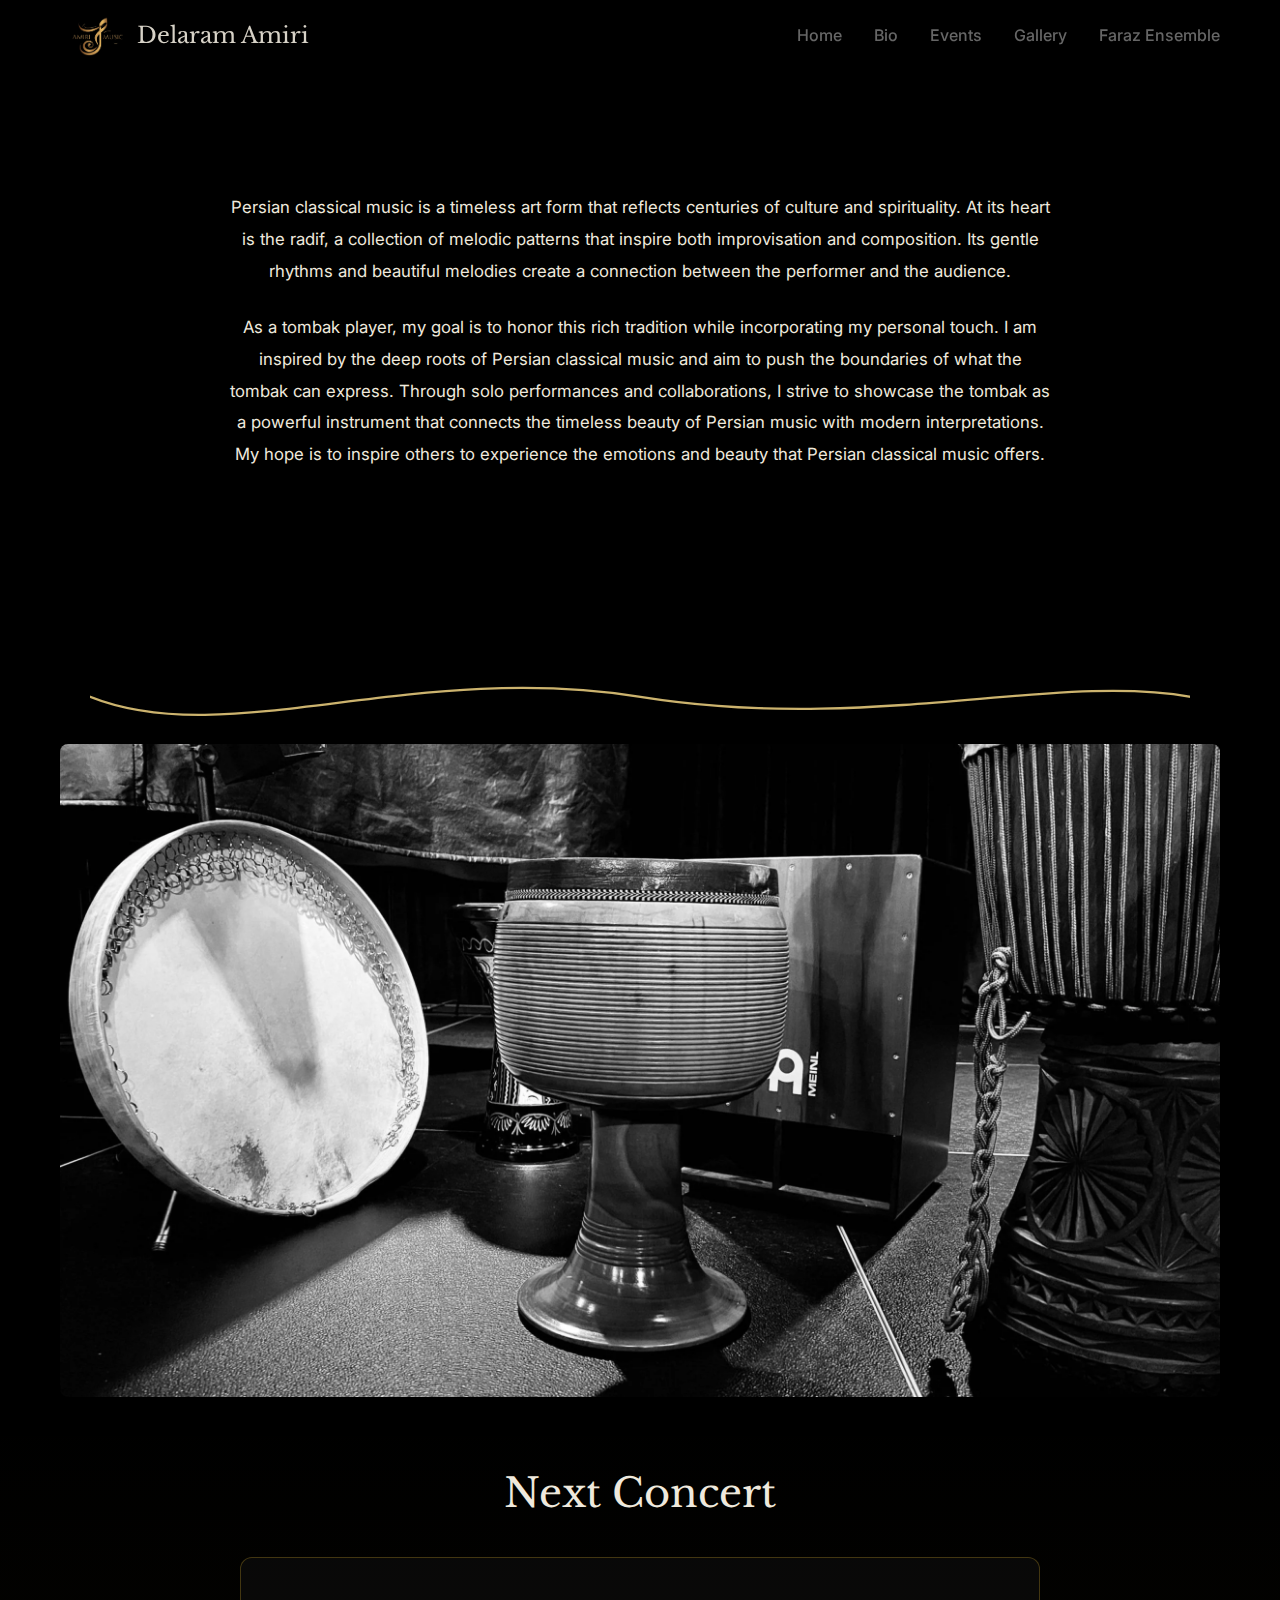
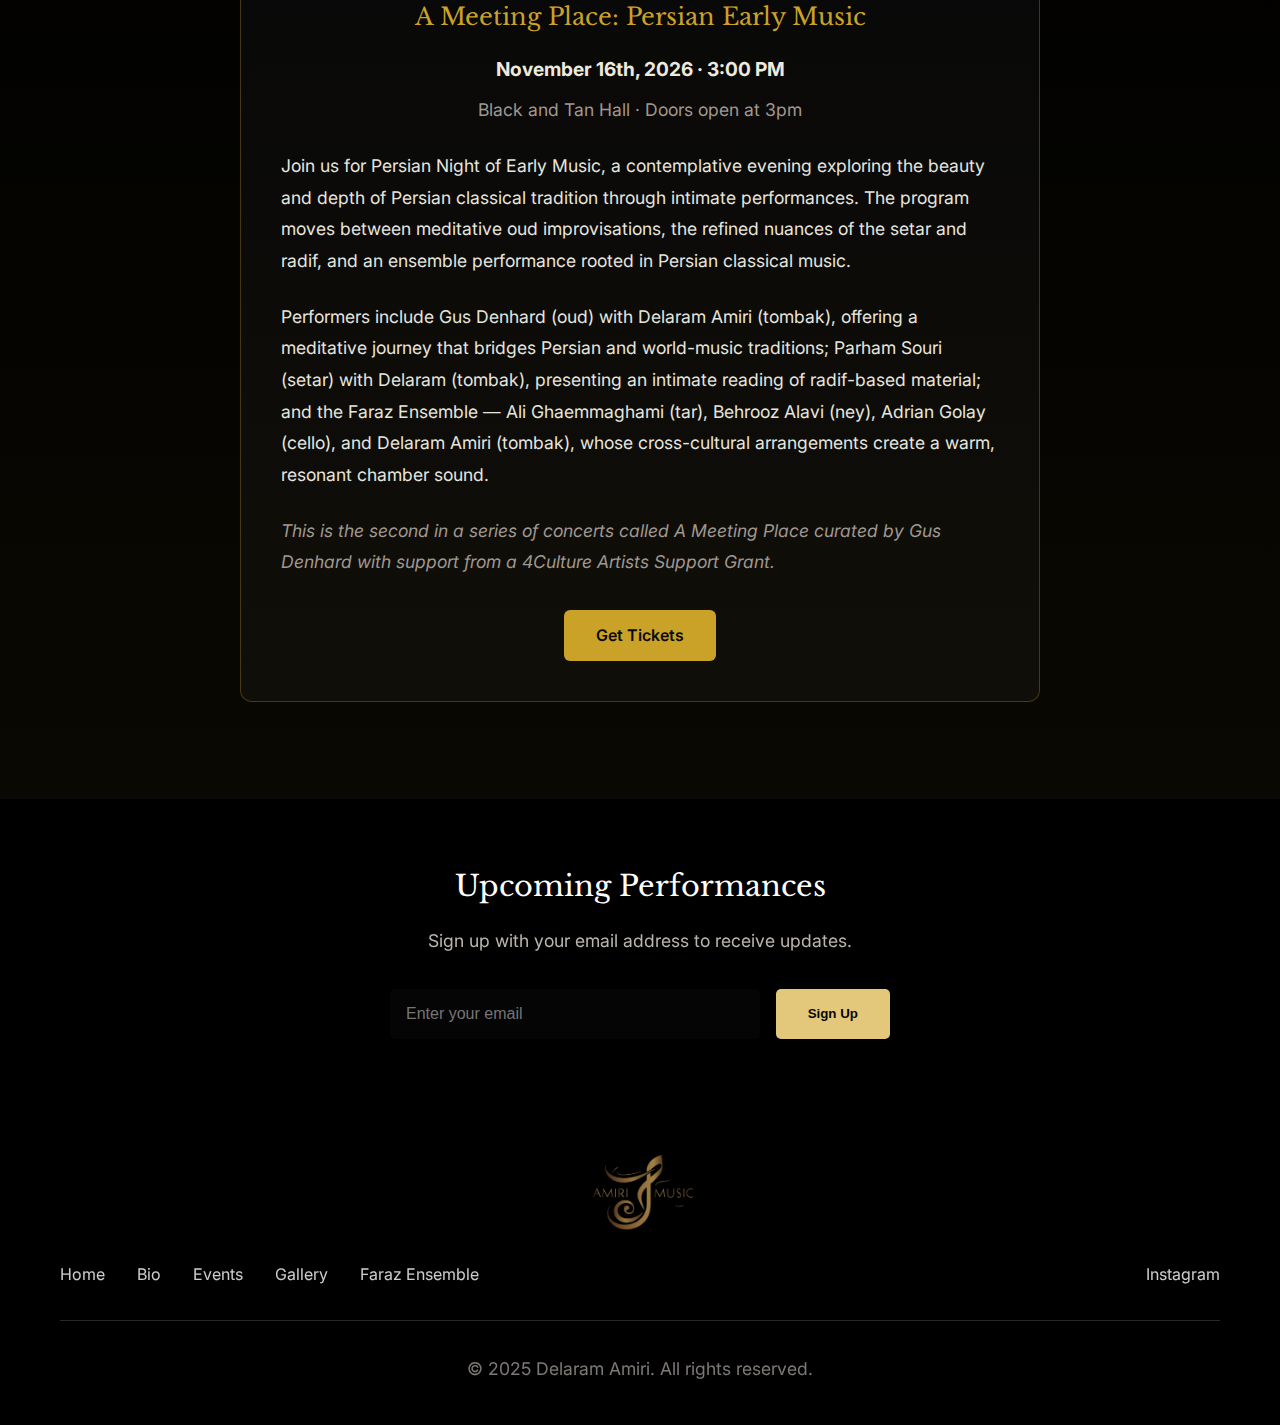
<file: index.html>
<!DOCTYPE html>
<html lang="en">
<head>
    <meta charset="UTF-8">
    <meta name="viewport" content="width=device-width, initial-scale=1.0">
    <meta name="theme-color" content="#0b0b0c">
    <title>Delaram Amiri - Persian Classical Music</title>
    <link rel="stylesheet" href="styles.css?v=2">
    <style>body{background-color:#000 !important;color:#e6e5df !important;} .main-header, .hero, .newsletter, .main-footer{background:transparent !important;}</style>
    <link rel="preconnect" href="https://fonts.googleapis.com">
    <link rel="preconnect" href="https://fonts.gstatic.com" crossorigin>
    <link href="https://fonts.googleapis.com/css2?family=Libre+Baskerville:ital,wght@0,400;0,700;1,400&family=Inter:wght@300;400;500;600&display=swap" rel="stylesheet">
</head>
<body style="background-color:#0b0b0c;color:#e6e5df;">
    <header class="main-header">
        <nav class="navbar">
                <div class="nav-container">
                <a href="index.html" class="logo"><img src="assets/images/logo.png" alt="Delaram Amiri" class="logo-img">Delaram Amiri</a>
                <div class="nav-menu">
                    <a href="index.html" class="nav-link">Home</a>
                    <a href="bio.html" class="nav-link">Bio</a>
                    <a href="events.html" class="nav-link">Events</a>
                    <a href="gallery.html" class="nav-link">Gallery</a>
                    <a href="faraz.html" class="nav-link">Faraz Ensemble</a>
                </div>
                <div class="hamburger">
                    <span></span>
                    <span></span>
                    <span></span>
                </div>
            </div>
        </nav>
    </header>

    <main>
        <!-- Hero Section -->
        <section class="hero" style="padding-bottom: 0;">
            <div class="hero-content">
                <div class="hero-text">
                    <p class="hero-description">Persian classical music is a timeless art form that reflects centuries of culture and spirituality. At its heart is the radif, a collection of melodic patterns that inspire both improvisation and composition. Its gentle rhythms and beautiful melodies create a connection between the performer and the audience.</p>
                    <p class="hero-description" style="margin-top: 1.5rem; margin-bottom: 0;">As a tombak player, my goal is to honor this rich tradition while incorporating my personal touch. I am inspired by the deep roots of Persian classical music and aim to push the boundaries of what the tombak can express. Through solo performances and collaborations, I strive to showcase the tombak as a powerful instrument that connects the timeless beauty of Persian music with modern interpretations. My hope is to inspire others to experience the emotions and beauty that Persian classical music offers.</p>
                </div>
            </div>
        </section>
  </main>
  
  <!-- Decorative swirl divider above hero image -->
  <div class="swirl-divider swirl-home" aria-hidden="true">
    <svg viewBox="0 0 1200 120" preserveAspectRatio="none" role="img">
      <path d="M0,48 C150,120 350,0 600,48 C850,96 1050,16 1200,48" />
    </svg>
  </div>

  <!-- Hero Image Section -->
  <section class="hero-image-section" style="padding: 0;">
    <div class="container" style="display: flex; justify-content: center;">
      <img src="assets/hero.jpg" alt="Hero image" class="hero-photo" style="max-width: 100%; border-radius: 8px;">
    </div>
  </section>

  <main>
        <!-- Next Concert Section -->
        <section class="next-concert" style="padding: 4rem 0; background: linear-gradient(180deg, transparent, rgba(201, 162, 39, 0.05));">
            <div class="container" style="text-align: center;">
                <h2 style="margin-bottom: 2rem;">Next Concert</h2>
                
                <!-- Upcoming Concert - will be hidden automatically after the date -->
                <div id="upcoming-concert" style="display: none; max-width: 800px; margin: 0 auto;">
                    <div style="background: rgba(255,255,255,0.03); border: 1px solid rgba(201, 162, 39, 0.3); border-radius: 12px; padding: 2.5rem; margin-bottom: 2rem;">
                        <h3 style="color: #c9a227; font-size: 1.5rem; margin-bottom: 1rem;">A Meeting Place: Persian Early Music</h3>
                        <p style="color: #efe9dd; font-size: 1.2rem; margin-bottom: 0.5rem;"><strong>November 16th, 2026 · 3:00 PM</strong></p>
                        <p style="color: #a09890; margin-bottom: 1.5rem;">Black and Tan Hall · Doors open at 3pm</p>
                        
                        <p style="color: #e6e5df; line-height: 1.8; margin-bottom: 1.5rem; text-align: left;">
                            Join us for Persian Night of Early Music, a contemplative evening exploring the beauty and depth of Persian classical tradition through intimate performances. The program moves between meditative oud improvisations, the refined nuances of the setar and radif, and an ensemble performance rooted in Persian classical music.
                        </p>
                        <p style="color: #e6e5df; line-height: 1.8; margin-bottom: 1.5rem; text-align: left;">
                            Performers include Gus Denhard (oud) with Delaram Amiri (tombak), offering a meditative journey that bridges Persian and world-music traditions; Parham Souri (setar) with Delaram (tombak), presenting an intimate reading of radif-based material; and the Faraz Ensemble — Ali Ghaemmaghami (tar), Behrooz Alavi (ney), Adrian Golay (cello), and Delaram Amiri (tombak), whose cross-cultural arrangements create a warm, resonant chamber sound.
                        </p>
                        <p style="color: #a09890; line-height: 1.8; margin-bottom: 2rem; text-align: left; font-style: italic;">
                            This is the second in a series of concerts called A Meeting Place curated by Gus Denhard with support from a 4Culture Artists Support Grant.
                        </p>
                        
                        <a href="#" class="btn" style="display: inline-block; padding: 0.8rem 2rem; background: #c9a227; color: #0b0b0c; text-decoration: none; border-radius: 6px; font-weight: 600;">Get Tickets</a>
                    </div>
                </div>
                
                <!-- TBD message - shown when no upcoming concert -->
                <div id="no-concert" style="display: none;">
                    <p style="color: #a09890; font-size: 1.2rem;">To be announced</p>
                    <p style="color: #a09890;">Sign up for our newsletter below to be notified of upcoming performances.</p>
                </div>
            </div>
        </section>

        <script>
            // Concert dates - add new concerts here
            const concerts = [
                { date: new Date('2026-11-16T15:00:00'), id: 'upcoming-concert' }
            ];
            
            // Check if any concert is upcoming
            const now = new Date();
            let hasUpcoming = false;
            
            concerts.forEach(concert => {
                if (concert.date > now) {
                    document.getElementById(concert.id).style.display = 'block';
                    hasUpcoming = true;
                }
            });
            
            // Show TBD if no upcoming concerts
            if (!hasUpcoming) {
                document.getElementById('no-concert').style.display = 'block';
            }
        </script>

        <!-- Home keeps hero and a small newsletter only -->
        <section class="newsletter">
            <div class="container">
                <h3>Upcoming Performances</h3>
                <p>Sign up with your email address to receive updates.</p>
                <form class="newsletter-form" action="https://formspree.io/f/xdakeraz" method="POST">
                    <input type="email" name="email" placeholder="Enter your email" required>
                    <button type="submit">Sign Up</button>
                </form>
            </div>
        </section>
    </main>

    <footer class="main-footer">
        <div class="container">
            <div class="footer-logo">
                <img src="assets/images/logo.png" alt="Delaram Amiri Logo">
            </div>
            <div class="footer-content">
                <div class="footer-links">
                    <a href="index.html">Home</a>
                    <a href="bio.html">Bio</a>
                    <a href="events.html">Events</a>
                    <a href="gallery.html">Gallery</a>
                    <a href="faraz.html">Faraz Ensemble</a>
                </div>
                <div class="footer-social">
                    <a href="https://www.instagram.com/farazensemble?igsh=cWdveXRyMjFkd2E4" class="social-link" target="_blank">Instagram</a>
                </div>
            </div>
            <div class="footer-bottom">
                <p>&copy; 2025 Delaram Amiri. All rights reserved.</p>
            </div>
        </div>
    </footer>

    <script src="script.js"></script>
</body>
</html>
</file>
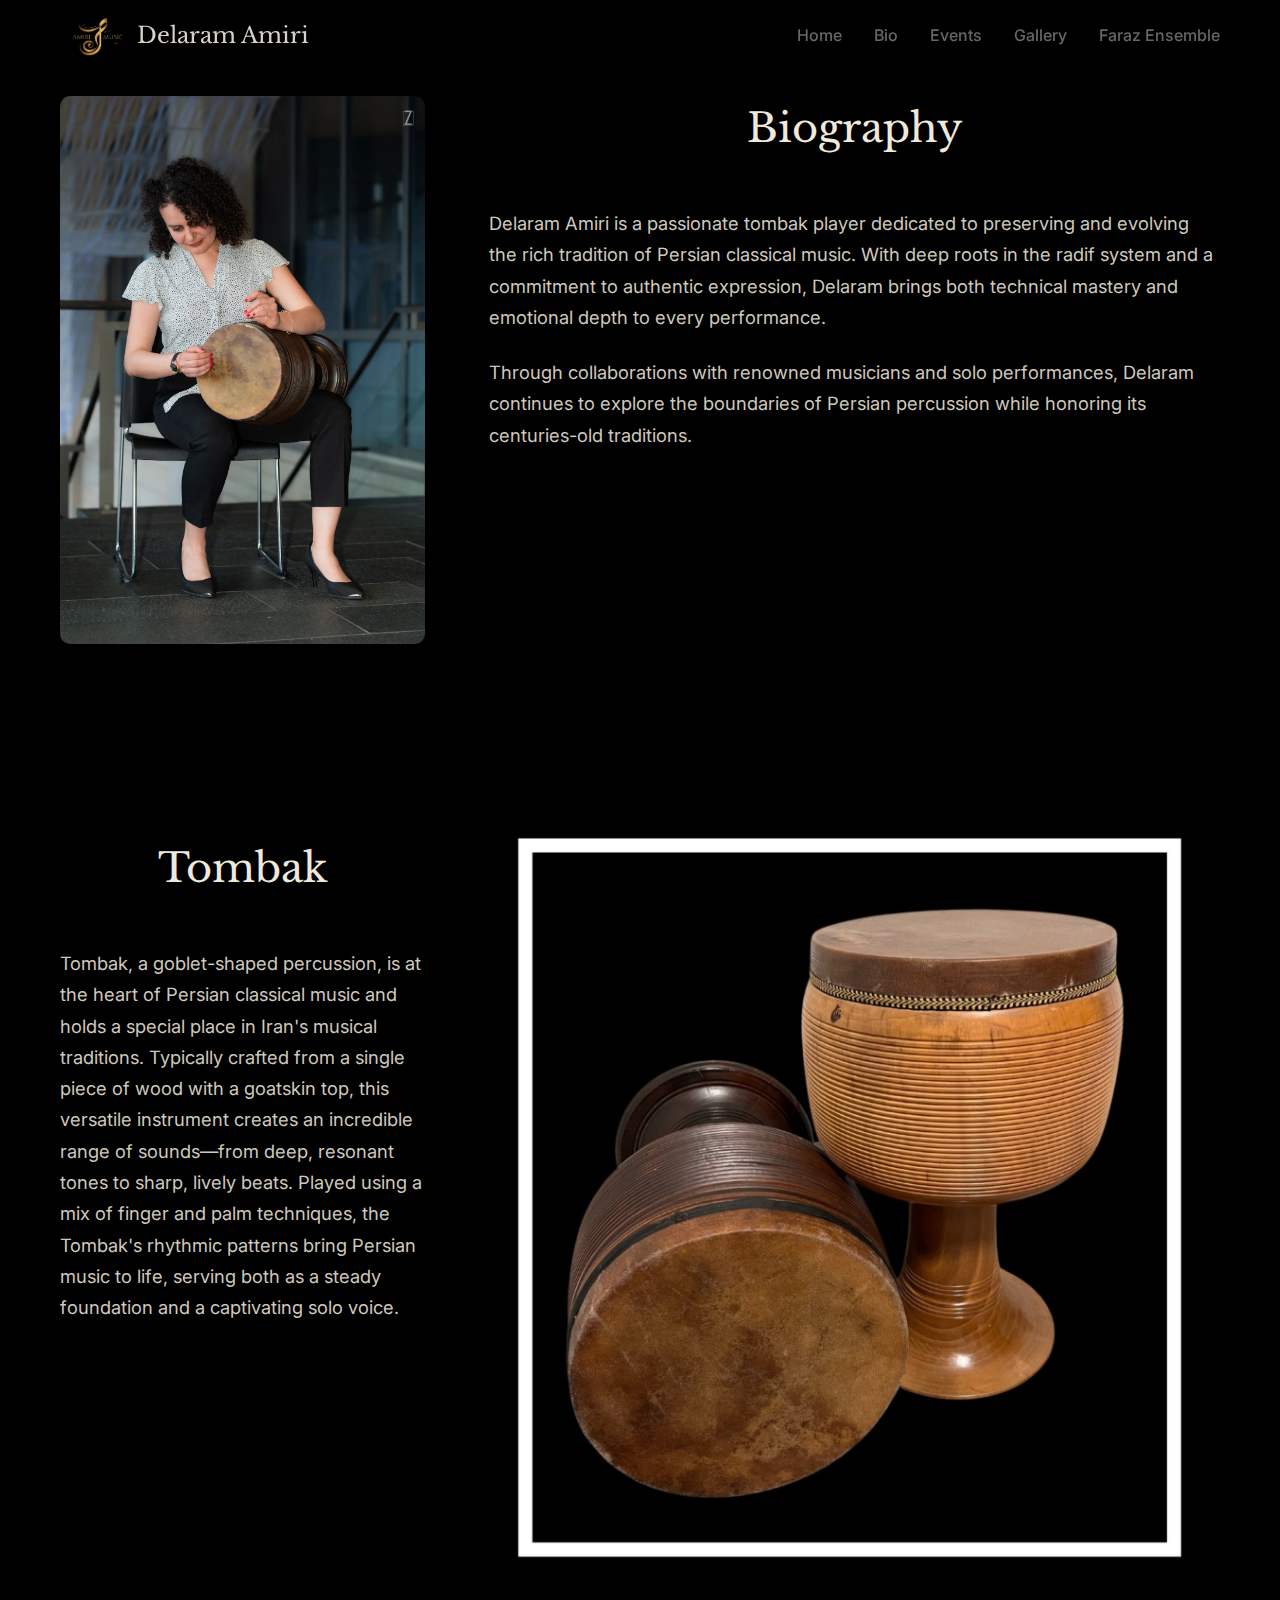
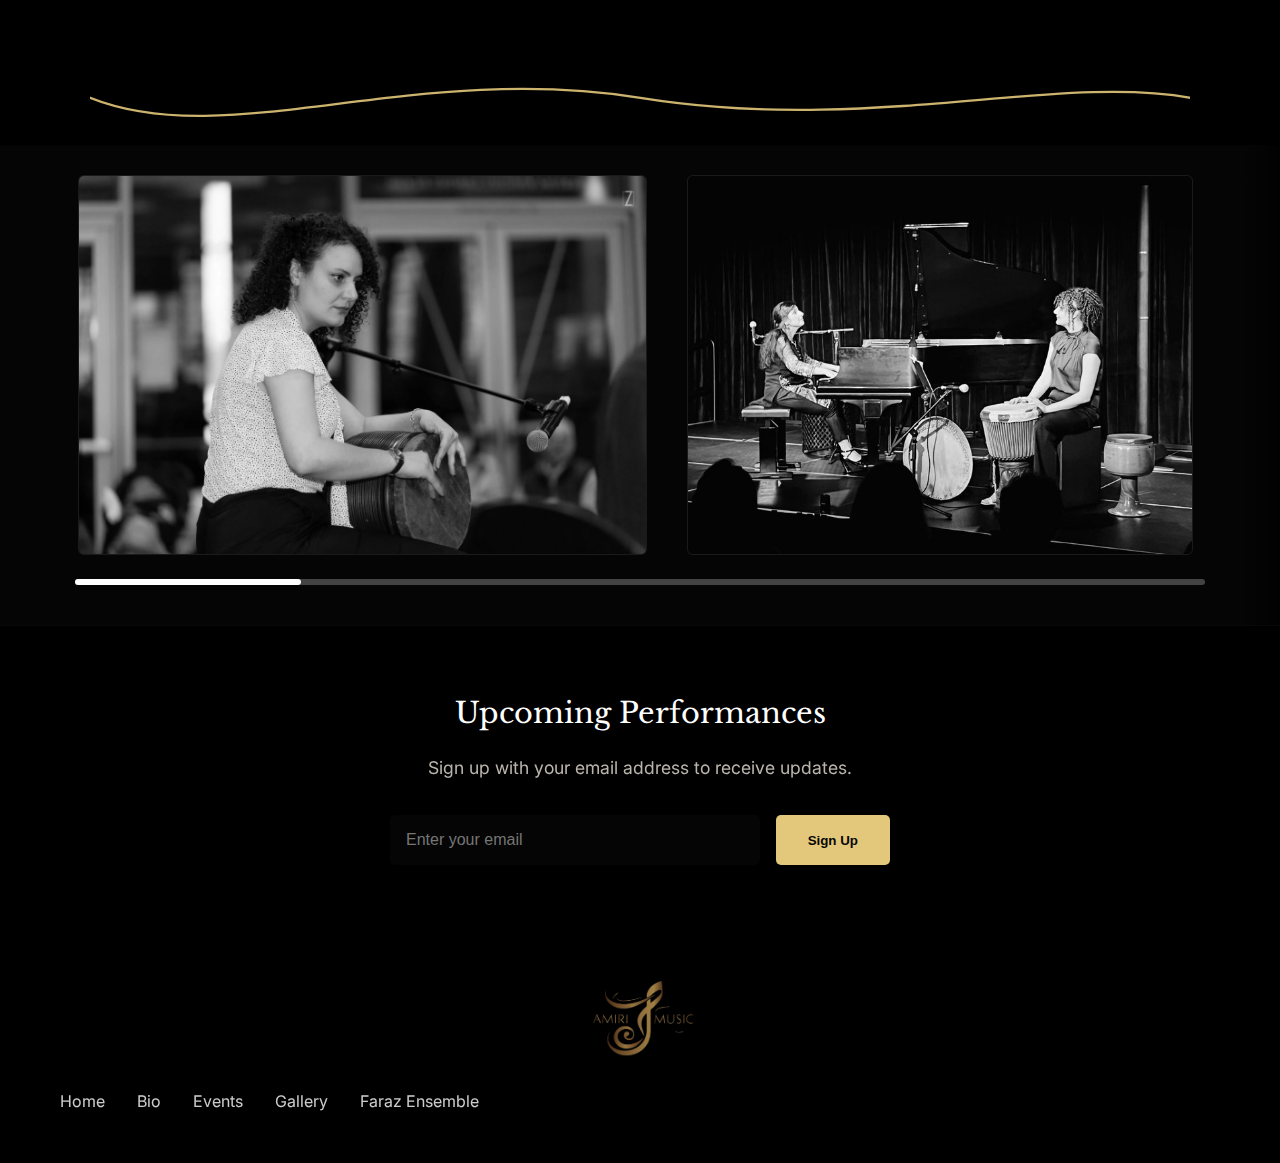
<file: bio.html>
<!DOCTYPE html>
<html lang="en">
<head>
  <meta charset="utf-8">
  <meta name="viewport" content="width=device-width,initial-scale=1">
  <meta name="theme-color" content="#0b0b0c">
  <title>Bio — Delaram Amiri</title>
  <link rel="stylesheet" href="styles.css?v=17">
  <link rel="preconnect" href="https://fonts.googleapis.com">
  <link rel="preconnect" href="https://fonts.gstatic.com" crossorigin>
  <link href="https://fonts.googleapis.com/css2?family=Libre+Baskerville:ital,wght@0,400;0,700;1,400&family=Inter:wght@300;400;500;600&display=swap" rel="stylesheet">
  <script id="mcjs">!function(c,h,i,m,p){m=c.createElement(h),p=c.getElementsByTagName(h)[0],m.async=1,m.src=i,p.parentNode.insertBefore(m,p)}(document,"script","https://chimpstatic.com/mcjs-connected/js/users/da7a2c60825e12821f9b3e4de/7decd1ca352d5a35e4c8505e7.js");</script>
  <style>
    body{background:#000 !important;color:#e6e5df !important;}
    .main-header, .main-footer{background:transparent !important;}

    /* Force scrollbar always visible */
    .photo-strip .inner {
      overflow-x: scroll !important;
      scrollbar-width: none; /* Firefox - hide native scrollbar */
      -ms-overflow-style: none; /* IE/Edge - hide native scrollbar */
    }
    .photo-strip .inner::-webkit-scrollbar {
      display: none !important; /* Chrome/Safari - hide native scrollbar */
    }

    /* Scroll hint shadow on edges */
    .photo-strip {
      position: relative;
    }
    .photo-strip::after {
      content: '';
      position: absolute;
      right: 0;
      top: 0;
      bottom: 0;
      width: 40px;
      background: linear-gradient(to right, transparent, rgba(0,0,0,0.8));
      pointer-events: none;
    }

    /* Black and white photos */
    .photo-strip .photo-card img {
      filter: grayscale(100%);
    }

    /* Custom scroll indicator */
    .scroll-indicator {
      display: block;
      padding: 12px 15px;
    }
    .scroll-track {
      height: 6px;
      background: rgba(255,255,255,0.25);
      border-radius: 3px;
      position: relative;
    }
    .scroll-thumb {
      height: 100%;
      width: 20%;
      background: #fff;
      border-radius: 3px;
      position: absolute;
      left: 0;
      transition: left 0.1s ease-out;
    }

    @media (max-width: 768px) {
      .scroll-indicator {
        display: block;
      }
    }
  </style>
</head>
<body style="background-color:#0b0b0c;color:#e6e5df;">
  <header class="main-header">
    <nav class="navbar">
      <div class="nav-container">
        <a href="index.html" class="logo"><img src="assets/images/logo.png" alt="Delaram Amiri" class="logo-img">Delaram Amiri</a>
        <div class="nav-menu">
          <a href="index.html" class="nav-link">Home</a>
          <a href="bio.html" class="nav-link">Bio</a>
          <a href="events.html" class="nav-link">Events</a>
          <a href="gallery.html" class="nav-link">Gallery</a>
          <a href="faraz.html" class="nav-link">Faraz Ensemble</a>
        </div>
        <div class="hamburger">
          <span></span>
          <span></span>
          <span></span>
        </div>
      </div>
    </nav>
  </header>

  <main>
    <section class="bio-section">
      <div class="container">
        <div class="bio-content">
          <div class="bio-image">
            <img src="assets/bio/photo-bio.jpg" alt="Tombak Drums" class="bio-photo">
          </div>
          <div class="bio-text">
            <h2 style="margin-top: 0;">Biography</h2>
            <p style="font-size: 1.15rem; line-height: 1.7;">
              Delaram Amiri is a passionate tombak player dedicated to preserving and evolving the rich tradition
              of Persian classical music. With deep roots in the radif system and a commitment to authentic expression,
              Delaram brings both technical mastery and emotional depth to every performance.
            </p>
            <p style="font-size: 1.15rem; line-height: 1.7;">
              Through collaborations with renowned musicians and solo performances, Delaram continues to explore
              the boundaries of Persian percussion while honoring its centuries-old traditions.
            </p>
          </div>
        </div>
      </div>
    </section>

    <!-- Tombak Section -->
    <section class="bio-section tombak-section">
      <div class="container">
        <div class="bio-content bio-content-reverse">
          <div class="bio-text">
            <h2 style="margin-top: 0;">Tombak</h2>
            <p style="font-size: 1.15rem; line-height: 1.7;">
              Tombak, a goblet-shaped percussion, is at the heart of Persian classical music and holds a special place in Iran's musical traditions. Typically crafted from a single piece of wood with a goatskin top, this versatile instrument creates an incredible range of sounds—from deep, resonant tones to sharp, lively beats. Played using a mix of finger and palm techniques, the Tombak's rhythmic patterns bring Persian music to life, serving both as a steady foundation and a captivating solo voice.
            </p>
          </div>
          <div class="bio-image">
            <img src="assets/bio/tombak-design.jpg" alt="Tombak Instrument" class="bio-photo">
          </div>
        </div>
      </div>
    </section>
  </main>

  <!-- Decorative swirl divider above photo collection -->
  <div class="swirl-divider" aria-hidden="true">
    <svg viewBox="0 0 1200 120" preserveAspectRatio="none" role="img">
      <path d="M0,48 C150,120 350,0 600,48 C850,96 1050,16 1200,48" />
    </svg>
  </div>

  <!-- Photo collection: horizontal scroll strip -->
  <section class="photo-strip">
    <div class="container">
      <div class="inner" id="photoScroll">
        <div class="photo-card"><img src="assets/bio/photo-01.jpg" alt=""/></div>
        <div class="photo-card"><img src="assets/bio/photo-02.jpg" alt=""/></div>
        <div class="photo-card"><img src="assets/bio/photo-03.jpg" alt=""/></div>
        <div class="photo-card"><img src="assets/bio/photo-04.jpg" alt=""/></div>
        <div class="photo-card"><img src="assets/bio/photo-05.jpg" alt=""/></div>
        <div class="photo-card"><img src="assets/bio/photo-06.jpg" alt=""/></div>
        <div class="photo-card"><img src="assets/bio/photo-07.jpg" alt=""/></div>
        <div class="photo-card"><img src="assets/bio/photo-08.jpg" alt=""/></div>
        <div class="photo-card"><img src="assets/bio/photo-09.jpg" alt=""/></div>
        <div class="photo-card"><img src="assets/bio/photo-10.jpg" alt=""/></div>
        <div class="photo-card"><img src="assets/bio/photo-11.jpg" alt=""/></div>
        <div class="photo-card"><img src="assets/bio/photo-12.jpg" alt=""/></div>
        <div class="photo-card"><img src="assets/bio/photo-13.jpg" alt=""/></div>
        <div class="photo-card"><img src="assets/bio/photo-14.jpg" alt=""/></div>
      </div>
      <!-- Custom scroll indicator for mobile -->
      <div class="scroll-indicator">
        <div class="scroll-track">
          <div class="scroll-thumb" id="scrollThumb"></div>
        </div>
      </div>
    </div>
  </section>

  <!-- Newsletter Section -->
  <section class="newsletter">
    <div class="container">
      <h3>Upcoming Performances</h3>
      <p>Sign up with your email address to receive updates.</p>
      <form class="newsletter-form" action="https://amirimusic.us12.list-manage.com/subscribe/post?u=da7a2c60825e12821f9b3e4de&amp;id=10e7efa98e&amp;f_id=003934e0f0" method="POST" target="_blank">
        <input type="email" name="EMAIL" placeholder="Enter your email" required>
        <div style="position: absolute; left: -5000px;" aria-hidden="true"><input type="text" name="b_da7a2c60825e12821f9b3e4de_10e7efa98e" tabindex="-1" value=""></div>
        <button type="submit">Sign Up</button>
      </form>
    </div>
  </section>

  <footer class="main-footer">
    <div class="container">
      <div class="footer-logo">
        <img src="assets/images/logo.png" alt="Delaram Amiri Logo">
      </div>
      <div class="footer-content">
        <div class="footer-links">
          <a href="index.html">Home</a>
          <a href="bio.html">Bio</a>
          <a href="events.html">Events</a>
          <a href="gallery.html">Gallery</a>
          <a href="faraz.html">Faraz Ensemble</a>
        </div>
      </div>
    </div>
  </footer>
  <script src="script.js"></script>
  <script>
    // Custom scroll indicator for photo strip
    const photoScroll = document.getElementById('photoScroll');
    const scrollThumb = document.getElementById('scrollThumb');

    if (photoScroll && scrollThumb) {
      photoScroll.addEventListener('scroll', function() {
        const scrollLeft = photoScroll.scrollLeft;
        const scrollWidth = photoScroll.scrollWidth - photoScroll.clientWidth;
        const scrollPercent = scrollLeft / scrollWidth;
        const thumbMaxLeft = 80; // 100% - 20% thumb width
        scrollThumb.style.left = (scrollPercent * thumbMaxLeft) + '%';
      });
    }
  </script>
</body>
</html>
</file>
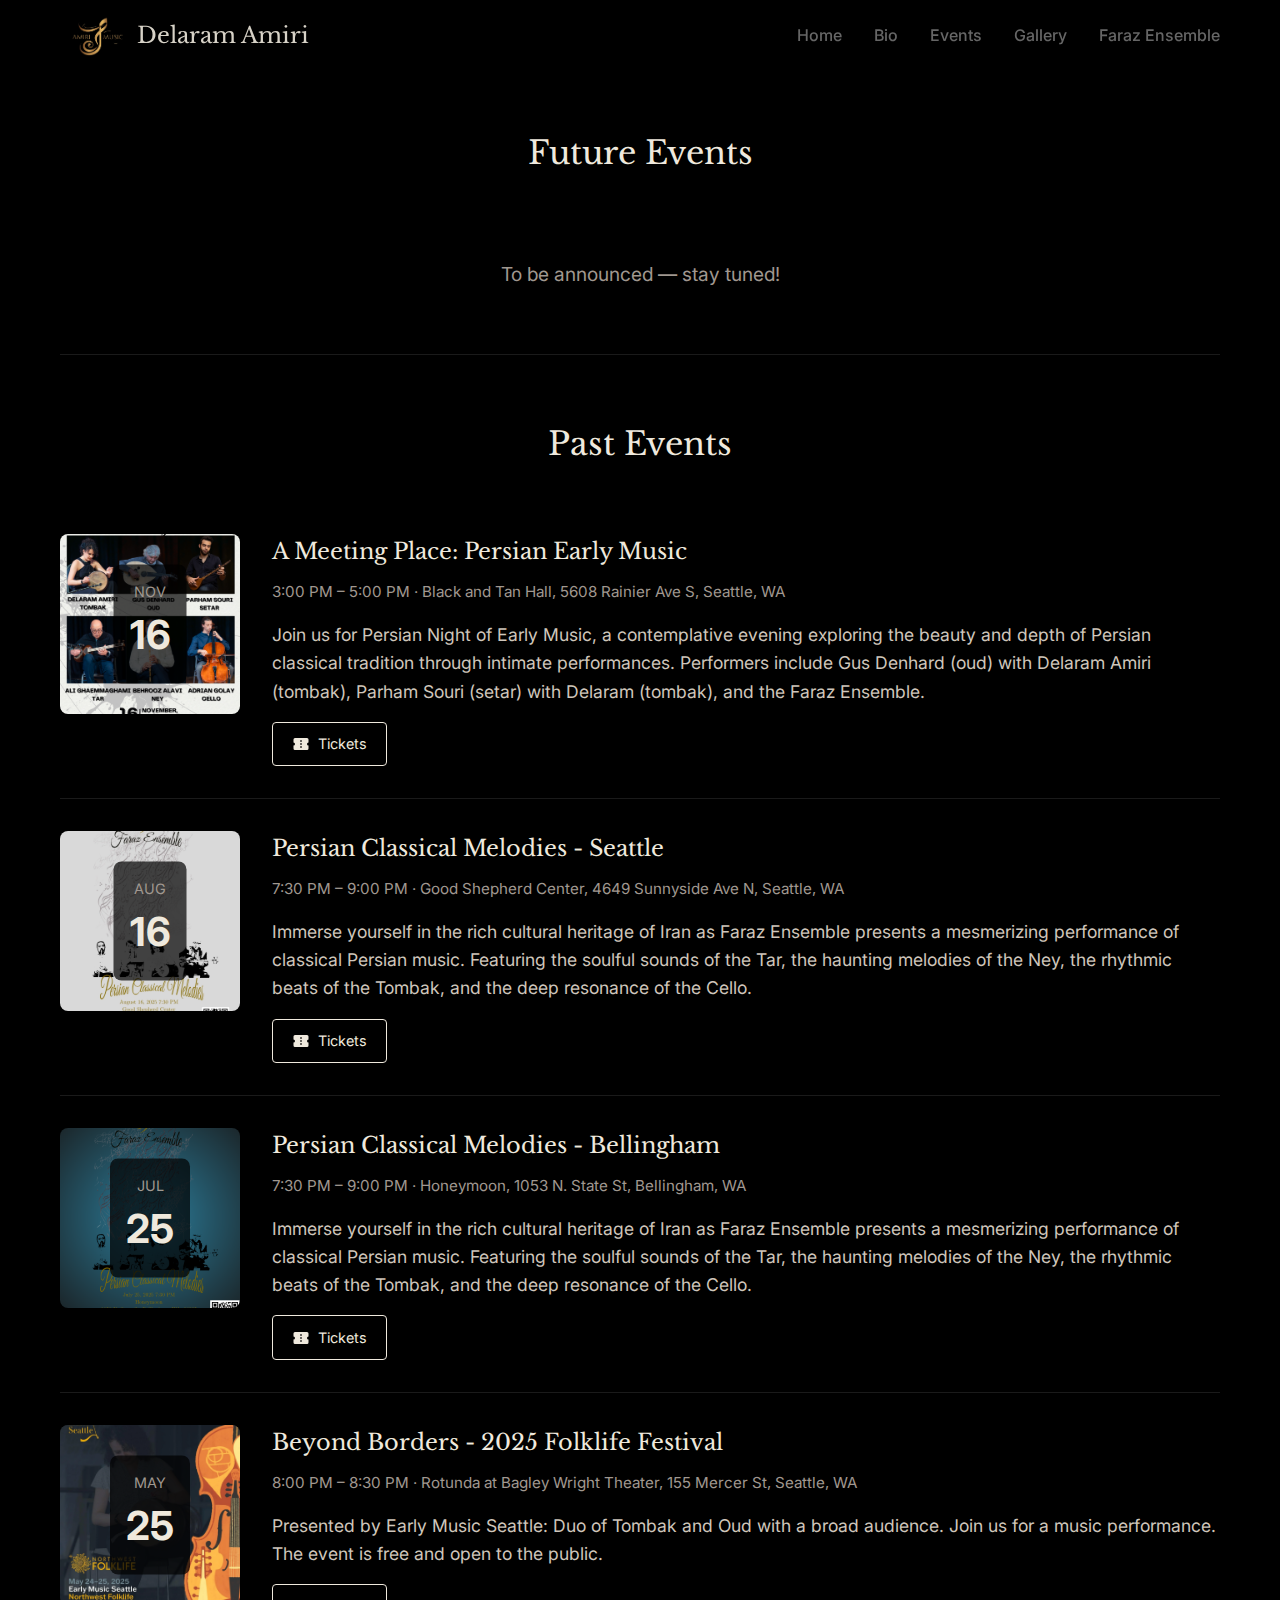
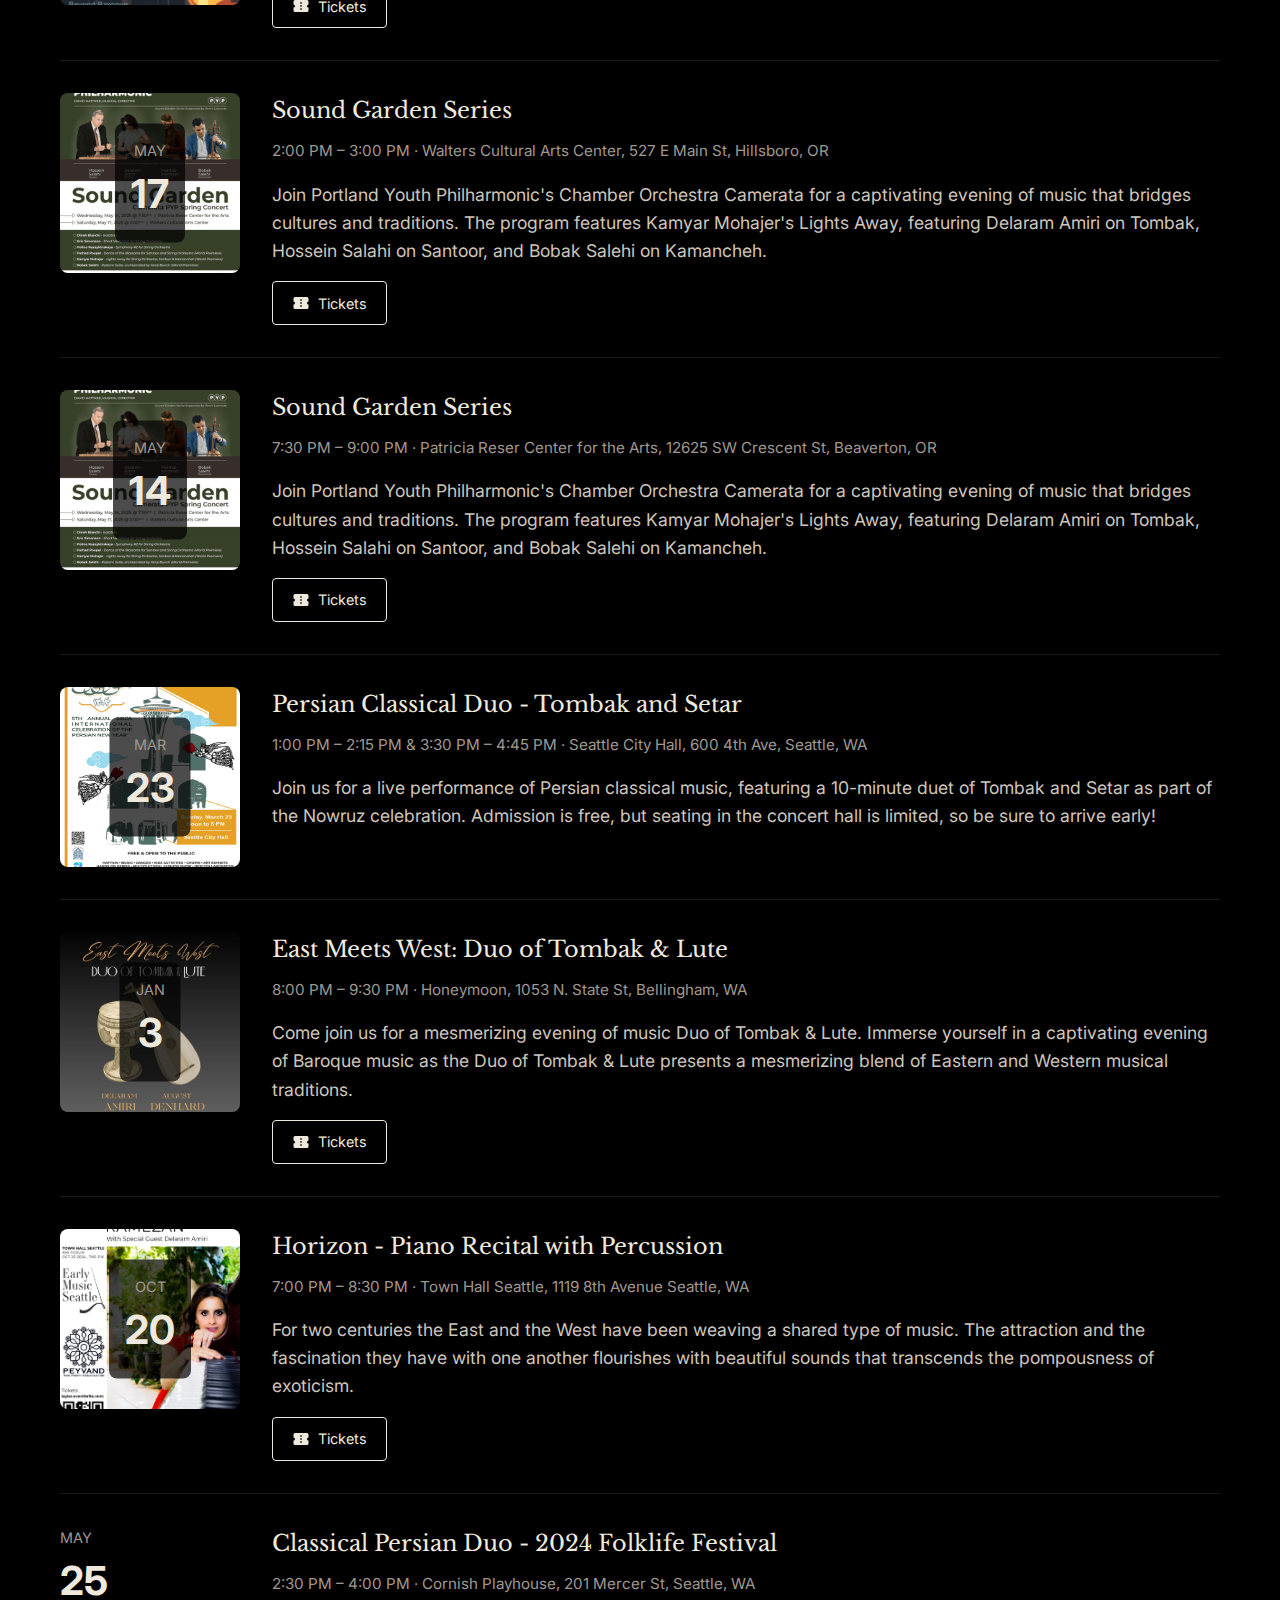
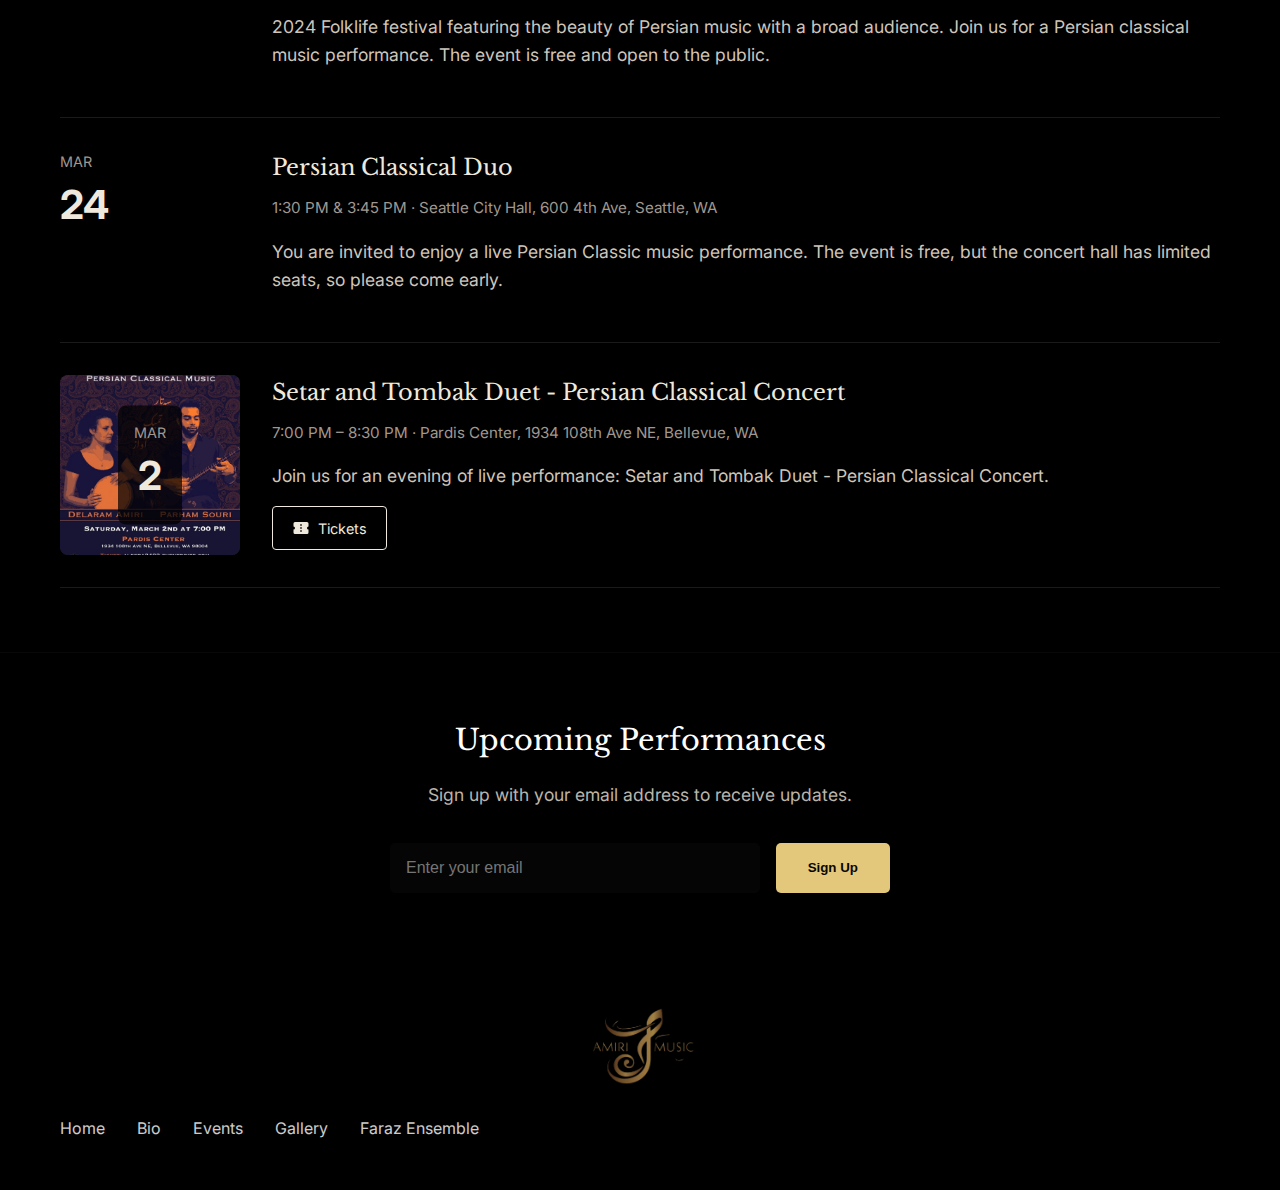
<file: events.html>
<!DOCTYPE html>
<html lang="en">
<head>
  <meta charset="utf-8">
  <meta name="viewport" content="width=device-width,initial-scale=1">
  <meta name="theme-color" content="#0b0b0c">
  <title>Events — Delaram Amiri</title>
  <link rel="stylesheet" href="styles.css?v=6">
  <link rel="preconnect" href="https://fonts.googleapis.com">
  <link rel="preconnect" href="https://fonts.gstatic.com" crossorigin>
  <link href="https://fonts.googleapis.com/css2?family=Libre+Baskerville:ital,wght@0,400;0,700;1,400&family=Inter:wght@300;400;500;600&display=swap" rel="stylesheet">
  <style>
    body{background:#000 !important;color:#e6e5df !important;}
    .main-header, .main-footer{background:transparent !important;}
    
    .events-list {
      padding: 8rem 0 4rem 0;
    }
    .event-card {
      display: grid;
      grid-template-columns: 180px 1fr;
      gap: 2rem;
      padding: 2rem 0;
      border-bottom: 1px solid rgba(255,255,255,0.1);
    }
    .event-poster {
      position: relative;
      width: 180px;
      height: 180px;
      border-radius: 8px;
      overflow: hidden;
      background: #1a1a1a;
    }
    .event-poster img {
      width: 100%;
      height: 100%;
      object-fit: cover;
    }
    .event-poster .event-date {
      position: absolute;
      top: 50%;
      left: 50%;
      transform: translate(-50%, -50%);
      text-align: center;
      background: rgba(0,0,0,0.7);
      padding: 1rem;
      border-radius: 8px;
    }
    .event-date .month {
      font-size: 0.9rem;
      text-transform: uppercase;
      color: #a09890;
    }
    .event-date .day {
      font-size: 2.5rem;
      font-weight: bold;
      color: #efe9dd;
    }
    .event-info h3 {
      margin: 0 0 0.5rem;
      font-size: 1.4rem;
      color: #efe9dd;
    }
    .event-info .time-venue {
      color: #a09890;
      margin-bottom: 1rem;
      font-size: 0.95rem;
    }
    .event-info .description {
      color: #cfc6bb;
      line-height: 1.6;
      margin-bottom: 1rem;
    }
    .event-info .btn {
      display: inline-flex;
      align-items: center;
      gap: 0.5rem;
      padding: 0.6rem 1.2rem;
      background: transparent;
      border: 1px solid #efe9dd;
      color: #efe9dd;
      text-decoration: none;
      border-radius: 4px;
      font-size: 0.9rem;
      margin-right: 1rem;
      transition: all 0.3s ease;
    }
    .event-info .btn svg {
      width: 18px;
      height: 18px;
      fill: currentColor;
    }
    .event-info .btn:hover {
      background: #efe9dd;
      color: #000;
    }
    .section-title {
      font-size: 2rem;
      margin-bottom: 2rem;
      color: #efe9dd;
    }
    @media (max-width: 600px) {
      .event-card {
        grid-template-columns: 1fr;
        gap: 1rem;
      }
      .event-poster {
        width: 100%;
        height: 200px;
      }
    }
  </style>
</head>
<body style="background-color:#0b0b0c;color:#e6e5df;">
  <header class="main-header">
    <nav class="navbar">
      <div class="nav-container">
        <a href="index.html" class="logo"><img src="assets/images/logo.png" alt="Delaram Amiri" class="logo-img">Delaram Amiri</a>
        <div class="nav-menu">
          <a href="index.html" class="nav-link">Home</a>
          <a href="bio.html" class="nav-link">Bio</a>
          <a href="events.html" class="nav-link">Events</a>
          <a href="gallery.html" class="nav-link">Gallery</a>
          <a href="faraz.html" class="nav-link">Faraz Ensemble</a>
        </div>
        <div class="hamburger">
          <span></span>
          <span></span>
          <span></span>
        </div>
      </div>
    </nav>
  </header>

  <main>
    <section class="events-list">
      <div class="container">
        <h2 class="section-title">Future Events</h2>

        <div class="event-card" style="justify-content: center; text-align: center; padding: 3rem 0;">
          <div class="event-info" style="grid-column: 1 / -1;">
            <p class="description" style="font-size: 1.2rem; color: #a09890;">To be announced — stay tuned!</p>
          </div>
        </div>

        <h2 class="section-title" style="margin-top: 4rem;">Past Events</h2>

        <!-- Event 1 -->
        <div class="event-card">
          <div class="event-poster">
            <img src="assets/events/persian-early-music-2025.webp" alt="Event poster">
            <div class="event-date">
              <div class="month">NOV</div>
              <div class="day">16</div>
            </div>
          </div>
          <div class="event-info">
            <h3>A Meeting Place: Persian Early Music</h3>
            <p class="time-venue">3:00 PM – 5:00 PM · Black and Tan Hall, 5608 Rainier Ave S, Seattle, WA</p>
            <p class="description">Join us for Persian Night of Early Music, a contemplative evening exploring the beauty and depth of Persian classical tradition through intimate performances. Performers include Gus Denhard (oud) with Delaram Amiri (tombak), Parham Souri (setar) with Delaram (tombak), and the Faraz Ensemble.</p>
            <a href="https://events.humanitix.com/a-meeting-place-persian-early-music" class="btn" target="_blank"><svg xmlns="http://www.w3.org/2000/svg" viewBox="0 0 24 24"><path d="M22 10V6a2 2 0 0 0-2-2H4a2 2 0 0 0-2 2v4a2 2 0 0 1 0 4v4a2 2 0 0 0 2 2h16a2 2 0 0 0 2-2v-4a2 2 0 0 1 0-4zM13 17h-2v-2h2v2zm0-4h-2v-2h2v2zm0-4h-2V7h2v2z"/></svg>Tickets</a>
          </div>
        </div>

        <!-- Event 2 -->
        <div class="event-card">
          <div class="event-poster">
            <img src="assets/events/faraz-seattle.webp" alt="Event poster">
            <div class="event-date">
              <div class="month">AUG</div>
              <div class="day">16</div>
            </div>
          </div>
          <div class="event-info">
            <h3>Persian Classical Melodies - Seattle</h3>
            <p class="time-venue">7:30 PM – 9:00 PM · Good Shepherd Center, 4649 Sunnyside Ave N, Seattle, WA</p>
            <p class="description">Immerse yourself in the rich cultural heritage of Iran as Faraz Ensemble presents a mesmerizing performance of classical Persian music. Featuring the soulful sounds of the Tar, the haunting melodies of the Ney, the rhythmic beats of the Tombak, and the deep resonance of the Cello.</p>
            <a href="https://www.eventbrite.com/e/classical-persian-melodies-tickets-1420708520429?aff=oddtdtcreator" class="btn" target="_blank"><svg xmlns="http://www.w3.org/2000/svg" viewBox="0 0 24 24"><path d="M22 10V6a2 2 0 0 0-2-2H4a2 2 0 0 0-2 2v4a2 2 0 0 1 0 4v4a2 2 0 0 0 2 2h16a2 2 0 0 0 2-2v-4a2 2 0 0 1 0-4zM13 17h-2v-2h2v2zm0-4h-2v-2h2v2zm0-4h-2V7h2v2z"/></svg>Tickets</a>
          </div>
        </div>

        <!-- Event 3 -->
        <div class="event-card">
          <div class="event-poster">
            <img src="assets/events/faraz-bellingham.webp" alt="Event poster">
            <div class="event-date">
              <div class="month">JUL</div>
              <div class="day">25</div>
            </div>
          </div>
          <div class="event-info">
            <h3>Persian Classical Melodies - Bellingham</h3>
            <p class="time-venue">7:30 PM – 9:00 PM · Honeymoon, 1053 N. State St, Bellingham, WA</p>
            <p class="description">Immerse yourself in the rich cultural heritage of Iran as Faraz Ensemble presents a mesmerizing performance of classical Persian music. Featuring the soulful sounds of the Tar, the haunting melodies of the Ney, the rhythmic beats of the Tombak, and the deep resonance of the Cello.</p>
            <a href="https://www.eventbrite.com/e/classical-persian-melodies-faraz-ensemble-tickets-1364544392009?aff=oddtdtcreator" class="btn" target="_blank"><svg xmlns="http://www.w3.org/2000/svg" viewBox="0 0 24 24"><path d="M22 10V6a2 2 0 0 0-2-2H4a2 2 0 0 0-2 2v4a2 2 0 0 1 0 4v4a2 2 0 0 0 2 2h16a2 2 0 0 0 2-2v-4a2 2 0 0 1 0-4zM13 17h-2v-2h2v2zm0-4h-2v-2h2v2zm0-4h-2V7h2v2z"/></svg>Tickets</a>
          </div>
        </div>

        <!-- Event 4 -->
        <div class="event-card">
          <div class="event-poster">
            <img src="assets/events/folklife2025.webp" alt="Event poster">
            <div class="event-date">
              <div class="month">MAY</div>
              <div class="day">25</div>
            </div>
          </div>
          <div class="event-info">
            <h3>Beyond Borders - 2025 Folklife Festival</h3>
            <p class="time-venue">8:00 PM – 8:30 PM · Rotunda at Bagley Wright Theater, 155 Mercer St, Seattle, WA</p>
            <p class="description">Presented by Early Music Seattle: Duo of Tombak and Oud with a broad audience. Join us for a music performance. The event is free and open to the public.</p>
            <a href="https://earlymusicseattle.org/event/beyond-borders-delaram-amiri-and-gus-denhard/" class="btn" target="_blank"><svg xmlns="http://www.w3.org/2000/svg" viewBox="0 0 24 24"><path d="M22 10V6a2 2 0 0 0-2-2H4a2 2 0 0 0-2 2v4a2 2 0 0 1 0 4v4a2 2 0 0 0 2 2h16a2 2 0 0 0 2-2v-4a2 2 0 0 1 0-4zM13 17h-2v-2h2v2zm0-4h-2v-2h2v2zm0-4h-2V7h2v2z"/></svg>Tickets</a>
          </div>
        </div>

        <!-- Event 5 -->
        <div class="event-card">
          <div class="event-poster">
            <img src="assets/events/sound-garden-2025.webp" alt="Event poster">
            <div class="event-date">
              <div class="month">MAY</div>
              <div class="day">17</div>
            </div>
          </div>
          <div class="event-info">
            <h3>Sound Garden Series</h3>
            <p class="time-venue">2:00 PM – 3:00 PM · Walters Cultural Arts Center, 527 E Main St, Hillsboro, OR</p>
            <p class="description">Join Portland Youth Philharmonic's Chamber Orchestra Camerata for a captivating evening of music that bridges cultures and traditions. The program features Kamyar Mohajer's Lights Away, featuring Delaram Amiri on Tombak, Hossein Salahi on Santoor, and Bobak Salehi on Kamancheh.</p>
            <a href="https://portlandyouthphil.org/events/events/copy-copy-copy-camerata-pyp-winter-concert/1203" class="btn" target="_blank"><svg xmlns="http://www.w3.org/2000/svg" viewBox="0 0 24 24"><path d="M22 10V6a2 2 0 0 0-2-2H4a2 2 0 0 0-2 2v4a2 2 0 0 1 0 4v4a2 2 0 0 0 2 2h16a2 2 0 0 0 2-2v-4a2 2 0 0 1 0-4zM13 17h-2v-2h2v2zm0-4h-2v-2h2v2zm0-4h-2V7h2v2z"/></svg>Tickets</a>
          </div>
        </div>

        <!-- Event 6 -->
        <div class="event-card">
          <div class="event-poster">
            <img src="assets/events/sound-garden-2025.webp" alt="Event poster">
            <div class="event-date">
              <div class="month">MAY</div>
              <div class="day">14</div>
            </div>
          </div>
          <div class="event-info">
            <h3>Sound Garden Series</h3>
            <p class="time-venue">7:30 PM – 9:00 PM · Patricia Reser Center for the Arts, 12625 SW Crescent St, Beaverton, OR</p>
            <p class="description">Join Portland Youth Philharmonic's Chamber Orchestra Camerata for a captivating evening of music that bridges cultures and traditions. The program features Kamyar Mohajer's Lights Away, featuring Delaram Amiri on Tombak, Hossein Salahi on Santoor, and Bobak Salehi on Kamancheh.</p>
            <a href="https://portlandyouthphil.org/events/events/copy-copy-camerata-pyp-winter-concert/1202" class="btn" target="_blank"><svg xmlns="http://www.w3.org/2000/svg" viewBox="0 0 24 24"><path d="M22 10V6a2 2 0 0 0-2-2H4a2 2 0 0 0-2 2v4a2 2 0 0 1 0 4v4a2 2 0 0 0 2 2h16a2 2 0 0 0 2-2v-4a2 2 0 0 1 0-4zM13 17h-2v-2h2v2zm0-4h-2v-2h2v2zm0-4h-2V7h2v2z"/></svg>Tickets</a>
          </div>
        </div>

        <!-- Event 7 -->
        <div class="event-card">
          <div class="event-poster">
            <img src="assets/events/nowruz-2025.webp" alt="Event poster">
            <div class="event-date">
              <div class="month">MAR</div>
              <div class="day">23</div>
            </div>
          </div>
          <div class="event-info">
            <h3>Persian Classical Duo - Tombak and Setar</h3>
            <p class="time-venue">1:00 PM – 2:15 PM & 3:30 PM – 4:45 PM · Seattle City Hall, 600 4th Ave, Seattle, WA</p>
            <p class="description">Join us for a live performance of Persian classical music, featuring a 10-minute duet of Tombak and Setar as part of the Nowruz celebration. Admission is free, but seating in the concert hall is limited, so be sure to arrive early!</p>
          </div>
        </div>

        <!-- Event 8 -->
        <div class="event-card">
          <div class="event-poster">
            <img src="assets/events/tombak-lute.webp" alt="Event poster">
            <div class="event-date">
              <div class="month">JAN</div>
              <div class="day">3</div>
            </div>
          </div>
          <div class="event-info">
            <h3>East Meets West: Duo of Tombak & Lute</h3>
            <p class="time-venue">8:00 PM – 9:30 PM · Honeymoon, 1053 N. State St, Bellingham, WA</p>
            <p class="description">Come join us for a mesmerizing evening of music Duo of Tombak & Lute. Immerse yourself in a captivating evening of Baroque music as the Duo of Tombak & Lute presents a mesmerizing blend of Eastern and Western musical traditions.</p>
            <a href="https://tinyurl.com/duo-of-tombak-lute" class="btn" target="_blank"><svg xmlns="http://www.w3.org/2000/svg" viewBox="0 0 24 24"><path d="M22 10V6a2 2 0 0 0-2-2H4a2 2 0 0 0-2 2v4a2 2 0 0 1 0 4v4a2 2 0 0 0 2 2h16a2 2 0 0 0 2-2v-4a2 2 0 0 1 0-4zM13 17h-2v-2h2v2zm0-4h-2v-2h2v2zm0-4h-2V7h2v2z"/></svg>Tickets</a>
          </div>
        </div>

        <!-- Event 9 -->
        <div class="event-card">
          <div class="event-poster">
            <img src="assets/events/horizon-2024.webp" alt="Event poster">
            <div class="event-date">
              <div class="month">OCT</div>
              <div class="day">20</div>
            </div>
          </div>
          <div class="event-info">
            <h3>Horizon - Piano Recital with Percussion</h3>
            <p class="time-venue">7:00 PM – 8:30 PM · Town Hall Seattle, 1119 8th Avenue Seattle, WA</p>
            <p class="description">For two centuries the East and the West have been weaving a shared type of music. The attraction and the fascination they have with one another flourishes with beautiful sounds that transcends the pompousness of exoticism.</p>
            <a href="https://www.eventbrite.com/e/layla-ramezan-piano-recital-in-town-hall-seattle-tickets-928904306787?aff=oddtdtcreator" class="btn" target="_blank"><svg xmlns="http://www.w3.org/2000/svg" viewBox="0 0 24 24"><path d="M22 10V6a2 2 0 0 0-2-2H4a2 2 0 0 0-2 2v4a2 2 0 0 1 0 4v4a2 2 0 0 0 2 2h16a2 2 0 0 0 2-2v-4a2 2 0 0 1 0-4zM13 17h-2v-2h2v2zm0-4h-2v-2h2v2zm0-4h-2V7h2v2z"/></svg>Tickets</a>
          </div>
        </div>

        <!-- Event 10 -->
        <div class="event-card">
          <div class="event-date">
            <div class="month">MAY</div>
            <div class="day">25</div>
          </div>
          <div class="event-info">
            <h3>Classical Persian Duo - 2024 Folklife Festival</h3>
            <p class="time-venue">2:30 PM – 4:00 PM · Cornish Playhouse, 201 Mercer St, Seattle, WA</p>
            <p class="description">2024 Folklife festival featuring the beauty of Persian music with a broad audience. Join us for a Persian classical music performance. The event is free and open to the public.</p>
          </div>
        </div>

        <!-- Event 11 -->
        <div class="event-card">
          <div class="event-date">
            <div class="month">MAR</div>
            <div class="day">24</div>
          </div>
          <div class="event-info">
            <h3>Persian Classical Duo</h3>
            <p class="time-venue">1:30 PM & 3:45 PM · Seattle City Hall, 600 4th Ave, Seattle, WA</p>
            <p class="description">You are invited to enjoy a live Persian Classic music performance. The event is free, but the concert hall has limited seats, so please come early.</p>
          </div>
        </div>

        <!-- Event 12 -->
        <div class="event-card">
          <div class="event-poster">
            <img src="assets/events/setar-tombak-duet-2024.webp" alt="Event poster">
            <div class="event-date">
              <div class="month">MAR</div>
              <div class="day">2</div>
            </div>
          </div>
          <div class="event-info">
            <h3>Setar and Tombak Duet - Persian Classical Concert</h3>
            <p class="time-venue">7:00 PM – 8:30 PM · Pardis Center, 1934 108th Ave NE, Bellevue, WA</p>
            <p class="description">Join us for an evening of live performance: Setar and Tombak Duet - Persian Classical Concert.</p>
            <a href="https://www.eventbrite.com/e/setar-and-tombak-duet-persian-classical-music-tickets-796539821047?aff=oddtdtcreator" class="btn" target="_blank"><svg xmlns="http://www.w3.org/2000/svg" viewBox="0 0 24 24"><path d="M22 10V6a2 2 0 0 0-2-2H4a2 2 0 0 0-2 2v4a2 2 0 0 1 0 4v4a2 2 0 0 0 2 2h16a2 2 0 0 0 2-2v-4a2 2 0 0 1 0-4zM13 17h-2v-2h2v2zm0-4h-2v-2h2v2zm0-4h-2V7h2v2z"/></svg>Tickets</a>
          </div>
        </div>

      </div>
    </section>
  </main>

  <!-- Newsletter Section -->
  <section class="newsletter">
    <div class="container">
      <h3>Upcoming Performances</h3>
      <p>Sign up with your email address to receive updates.</p>
      <form class="newsletter-form" action="https://formspree.io/f/xdakeraz" method="POST">
        <input type="email" name="email" placeholder="Enter your email" required>
        <button type="submit">Sign Up</button>
      </form>
    </div>
  </section>

  <footer class="main-footer">
    <div class="container">
      <div class="footer-logo">
        <img src="assets/images/logo.png" alt="Delaram Amiri Logo">
      </div>
      <div class="footer-content">
        <div class="footer-links">
          <a href="index.html">Home</a>
          <a href="bio.html">Bio</a>
          <a href="events.html">Events</a>
          <a href="gallery.html">Gallery</a>
          <a href="faraz.html">Faraz Ensemble</a>
        </div>
      </div>
    </div>
  </footer>
</body>
</html>
</file>
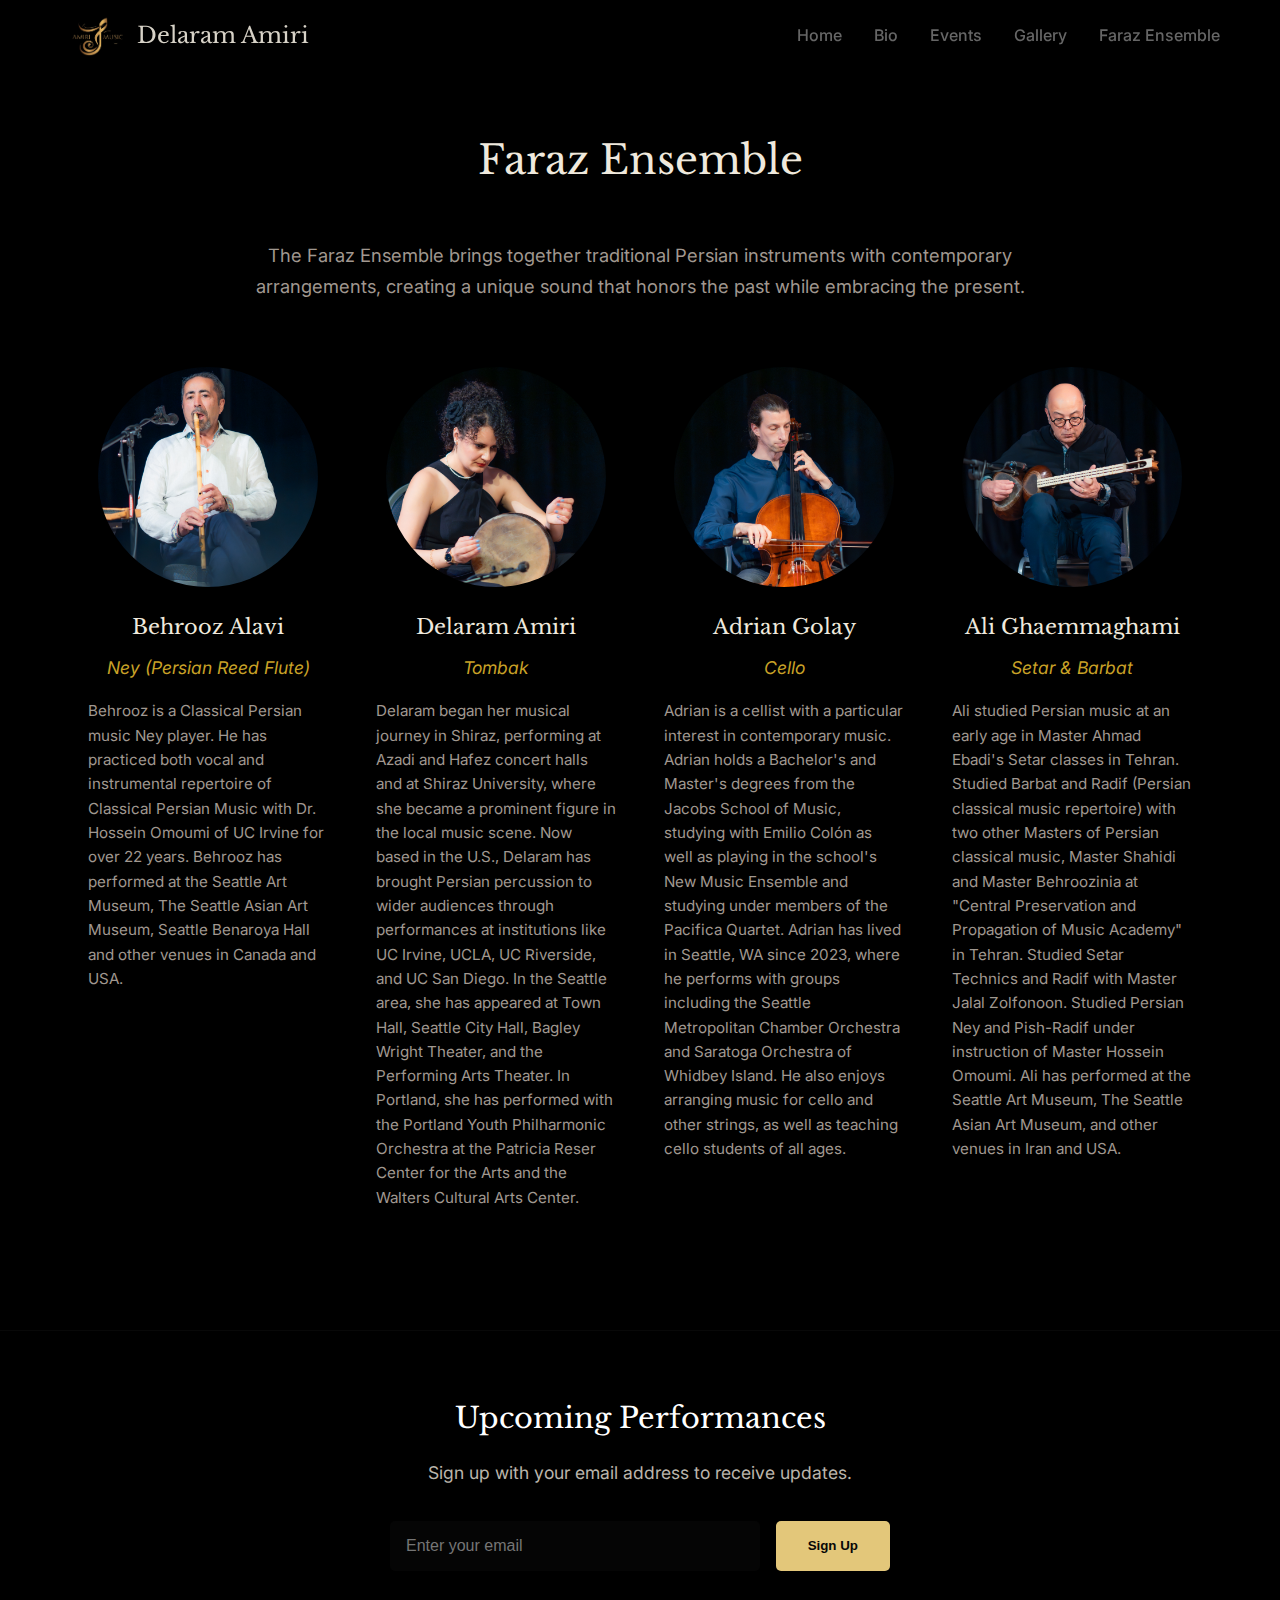
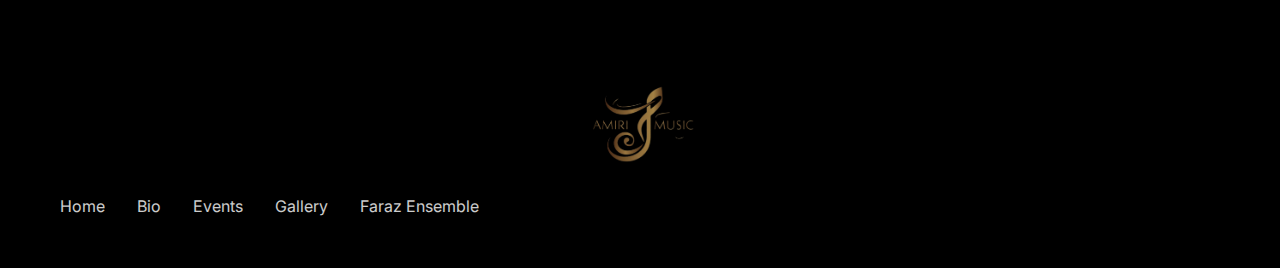
<file: faraz.html>
<!DOCTYPE html>
<html lang="en">
<head>
  <meta charset="utf-8">
  <meta name="viewport" content="width=device-width,initial-scale=1">
  <meta name="theme-color" content="#0b0b0c">
  <title>Faraz Ensemble — Delaram Amiri</title>
  <link rel="stylesheet" href="styles.css?v=17">
  <link rel="preconnect" href="https://fonts.googleapis.com">
  <link rel="preconnect" href="https://fonts.gstatic.com" crossorigin>
  <link href="https://fonts.googleapis.com/css2?family=Libre+Baskerville:ital,wght@0,400;0,700;1,400&family=Inter:wght@300;400;500;600&display=swap" rel="stylesheet">
  <style>
    body{background:#000 !important;color:#e6e5df !important;} 
    .main-header, .main-footer{background:transparent !important;}
  </style>
</head>
<body style="background-color:#0b0b0c;color:#e6e5df;">
  <header class="main-header">
    <nav class="navbar">
      <div class="nav-container">
        <a href="index.html" class="logo"><img src="assets/images/logo.png" alt="Delaram Amiri" class="logo-img">Delaram Amiri</a>
        <div class="nav-menu">
          <a href="index.html" class="nav-link">Home</a>
          <a href="bio.html" class="nav-link">Bio</a>
          <a href="events.html" class="nav-link">Events</a>
          <a href="gallery.html" class="nav-link">Gallery</a>
          <a href="faraz.html" class="nav-link">Faraz Ensemble</a>
        </div>
        <div class="hamburger">
          <span></span>
          <span></span>
          <span></span>
        </div>
      </div>
    </nav>
  </header>

  <main>
    <section class="ensemble-section" style="padding-top: 8rem;">
      <div class="container">
        <h2>Faraz Ensemble</h2>
        <div class="ensemble-intro" style="text-align: center; max-width: 800px; margin: 0 auto 4rem;">
          <p style="font-size: 1.15rem; line-height: 1.7; color: #a09890;">
            The Faraz Ensemble brings together traditional Persian instruments with contemporary arrangements, creating a unique sound that honors the past while embracing the present.
          </p>
        </div>

        <!-- Member Cards -->
        <div class="members-grid" style="display: flex; justify-content: center; gap: 3rem; flex-wrap: wrap;">
          
          <!-- Behrooz Alavi -->
          <div class="member-card" style="text-align: center; width: 240px;">
            <div class="member-photo" style="width: 220px; height: 220px; margin: 0 auto 1.5rem; border-radius: 50%; overflow: hidden;">
              <img src="assets/faraz/behrooz-alavi.jpg" alt="Behrooz Alavi" style="width: 100%; height: 100%; object-fit: cover;">
            </div>
            <h3 style="color: #efe9dd; margin-bottom: 0.5rem; font-size: 1.3rem;">Behrooz Alavi</h3>
            <p style="color: #c9a227; margin-bottom: 1rem; font-style: italic;">Ney (Persian Reed Flute)</p>
            <p style="color: #a09890; line-height: 1.6; font-size: 0.95rem; text-align: left;">Behrooz is a Classical Persian music Ney player. He has practiced both vocal and instrumental repertoire of Classical Persian Music with Dr. Hossein Omoumi of UC Irvine for over 22 years. Behrooz has performed at the Seattle Art Museum, The Seattle Asian Art Museum, Seattle Benaroya Hall and other venues in Canada and USA.</p>
          </div>

          <!-- Delaram Amiri -->
          <div class="member-card" style="text-align: center; width: 240px;">
            <div class="member-photo" style="width: 220px; height: 220px; margin: 0 auto 1.5rem; border-radius: 50%; overflow: hidden;">
              <img src="assets/faraz/delaram-amiri.jpg" alt="Delaram Amiri" style="width: 100%; height: 100%; object-fit: cover; object-position: center 20%;">
            </div>
            <h3 style="color: #efe9dd; margin-bottom: 0.5rem; font-size: 1.3rem;">Delaram Amiri</h3>
            <p style="color: #c9a227; margin-bottom: 1rem; font-style: italic;">Tombak</p>
            <p style="color: #a09890; line-height: 1.6; font-size: 0.95rem; text-align: left;">Delaram began her musical journey in Shiraz, performing at Azadi and Hafez concert halls and at Shiraz University, where she became a prominent figure in the local music scene. Now based in the U.S., Delaram has brought Persian percussion to wider audiences through performances at institutions like UC Irvine, UCLA, UC Riverside, and UC San Diego. In the Seattle area, she has appeared at Town Hall, Seattle City Hall, Bagley Wright Theater, and the Performing Arts Theater. In Portland, she has performed with the Portland Youth Philharmonic Orchestra at the Patricia Reser Center for the Arts and the Walters Cultural Arts Center.</p>
          </div>

          <!-- Adrian Golay -->
          <div class="member-card" style="text-align: center; width: 240px;">
            <div class="member-photo" style="width: 220px; height: 220px; margin: 0 auto 1.5rem; border-radius: 50%; overflow: hidden;">
              <img src="assets/faraz/adrian-golay.jpg" alt="Adrian Golay" style="width: 100%; height: 100%; object-fit: cover; object-position: center 20%;">
            </div>
            <h3 style="color: #efe9dd; margin-bottom: 0.5rem; font-size: 1.3rem;">Adrian Golay</h3>
            <p style="color: #c9a227; margin-bottom: 1rem; font-style: italic;">Cello</p>
            <p style="color: #a09890; line-height: 1.6; font-size: 0.95rem; text-align: left;">Adrian is a cellist with a particular interest in contemporary music. Adrian holds a Bachelor's and Master's degrees from the Jacobs School of Music, studying with Emilio Colón as well as playing in the school's New Music Ensemble and studying under members of the Pacifica Quartet. Adrian has lived in Seattle, WA since 2023, where he performs with groups including the Seattle Metropolitan Chamber Orchestra and Saratoga Orchestra of Whidbey Island. He also enjoys arranging music for cello and other strings, as well as teaching cello students of all ages.</p>
          </div>

          <!-- Ali Ghaemmaghami -->
          <div class="member-card" style="text-align: center; width: 240px;">
            <div class="member-photo" style="width: 220px; height: 220px; margin: 0 auto 1.5rem; border-radius: 50%; overflow: hidden;">
              <img src="assets/faraz/ali-ghaemmaghami.jpg" alt="Ali Ghaemmaghami" style="width: 100%; height: 100%; object-fit: cover; object-position: center 20%;">
            </div>
            <h3 style="color: #efe9dd; margin-bottom: 0.5rem; font-size: 1.3rem;">Ali Ghaemmaghami</h3>
            <p style="color: #c9a227; margin-bottom: 1rem; font-style: italic;">Setar & Barbat</p>
            <p style="color: #a09890; line-height: 1.6; font-size: 0.95rem; text-align: left;">Ali studied Persian music at an early age in Master Ahmad Ebadi's Setar classes in Tehran. Studied Barbat and Radif (Persian classical music repertoire) with two other Masters of Persian classical music, Master Shahidi and Master Behroozinia at "Central Preservation and Propagation of Music Academy" in Tehran. Studied Setar Technics and Radif with Master Jalal Zolfonoon. Studied Persian Ney and Pish-Radif under instruction of Master Hossein Omoumi. Ali has performed at the Seattle Art Museum, The Seattle Asian Art Museum, and other venues in Iran and USA.</p>
          </div>

        </div>
      </div>
    </section>
  </main>

  <!-- Newsletter Section -->
  <section class="newsletter">
    <div class="container">
      <h3>Upcoming Performances</h3>
      <p>Sign up with your email address to receive updates.</p>
      <form class="newsletter-form" action="https://amirimusic.us12.list-manage.com/subscribe/post?u=da7a2c60825e12821f9b3e4de&amp;id=10e7efa98e&amp;f_id=003934e0f0" method="POST" target="_blank">
        <input type="email" name="EMAIL" placeholder="Enter your email" required>
        <div style="position: absolute; left: -5000px;" aria-hidden="true"><input type="text" name="b_da7a2c60825e12821f9b3e4de_10e7efa98e" tabindex="-1" value=""></div>
        <button type="submit">Sign Up</button>
      </form>
    </div>
  </section>

  <footer class="main-footer">
    <div class="container">
      <div class="footer-logo">
        <img src="assets/images/logo.png" alt="Delaram Amiri Logo">
      </div>
      <div class="footer-content">
        <div class="footer-links">
          <a href="index.html">Home</a>
          <a href="bio.html">Bio</a>
          <a href="events.html">Events</a>
          <a href="gallery.html">Gallery</a>
          <a href="faraz.html">Faraz Ensemble</a>
        </div>
      </div>
    </div>
  </footer>
  <script src="script.js"></script>
</body>
</html>
</file>
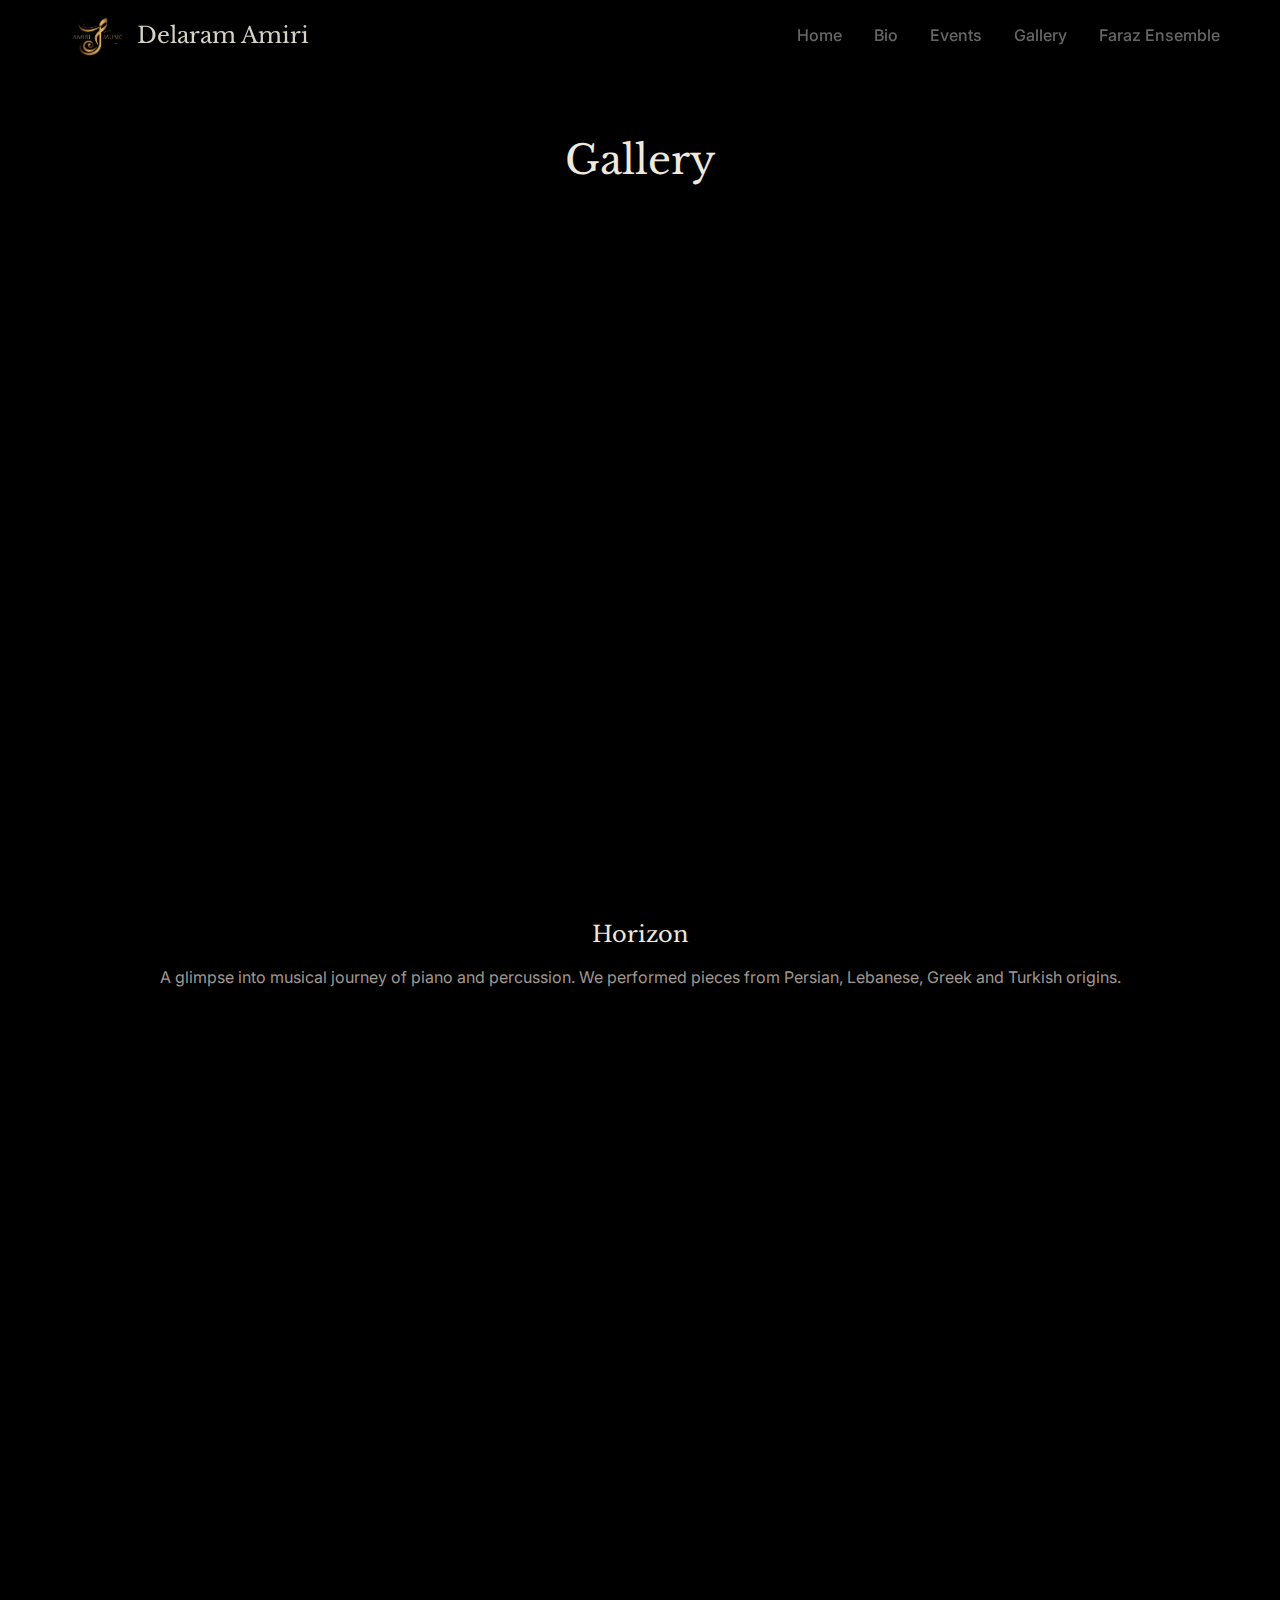
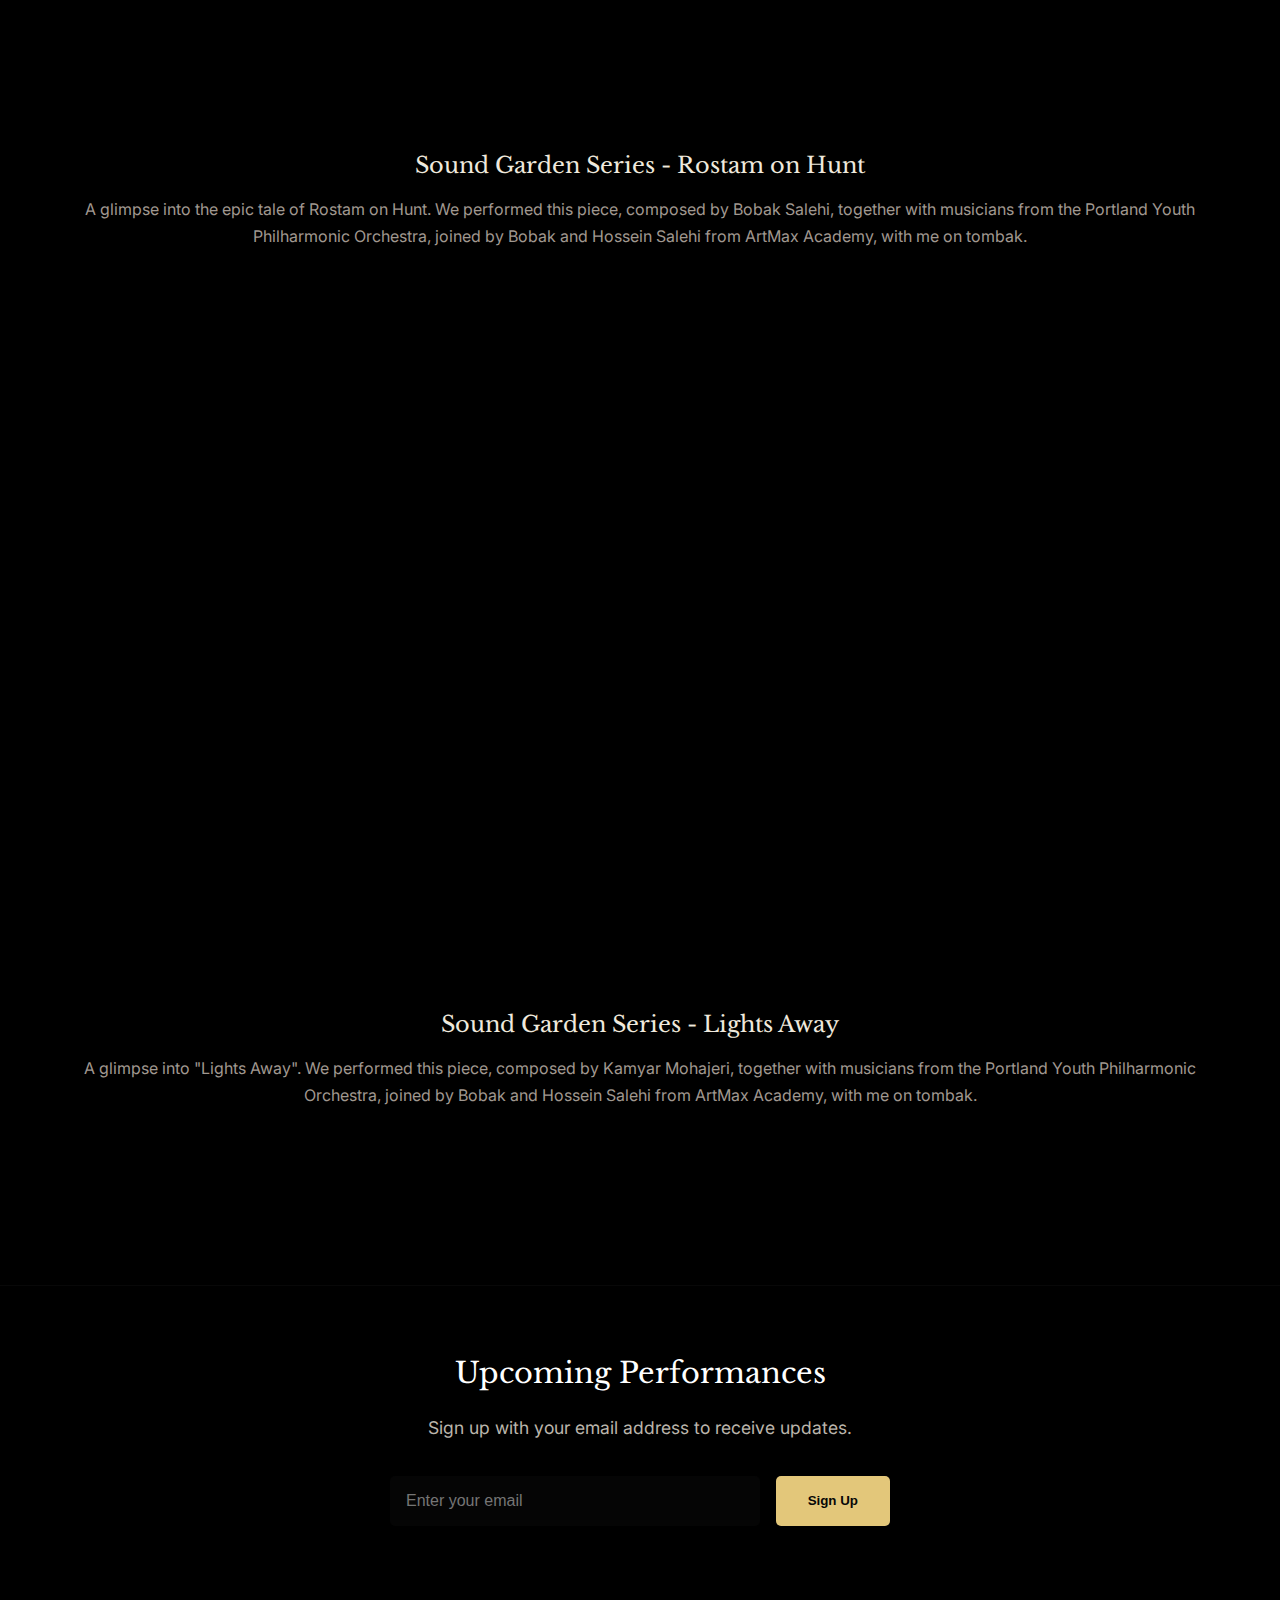
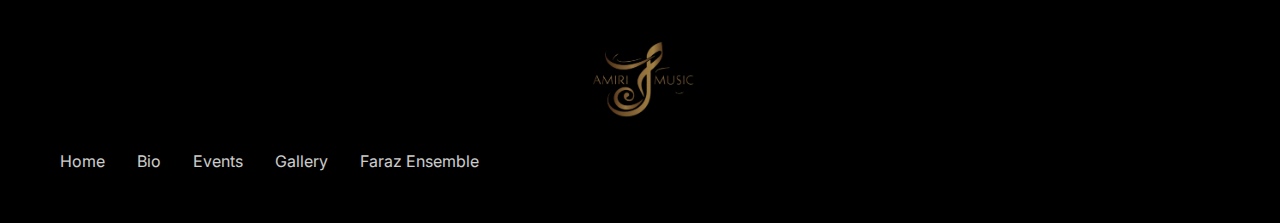
<file: gallery.html>
<!DOCTYPE html>
<html lang="en">
<head>
  <meta charset="utf-8">
  <meta name="viewport" content="width=device-width,initial-scale=1">
  <meta name="theme-color" content="#0b0b0c">
  <title>Gallery — Delaram Amiri</title>
  <link rel="stylesheet" href="styles.css?v=15">
  <link rel="preconnect" href="https://fonts.googleapis.com">
  <link rel="preconnect" href="https://fonts.gstatic.com" crossorigin>
  <link href="https://fonts.googleapis.com/css2?family=Libre+Baskerville:ital,wght@0,400;0,700;1,400&family=Inter:wght@300;400;500;600&display=swap" rel="stylesheet">
  <style>body{background:#000 !important;color:#e6e5df !important;} .main-header, .main-footer{background:transparent !important;}</style>
</head>
<body style="background-color:#0b0b0c;color:#e6e5df;">
  <header class="main-header">
    <nav class="navbar">
      <div class="nav-container">
        <a href="index.html" class="logo"><img src="assets/images/logo.png" alt="Delaram Amiri" class="logo-img">Delaram Amiri</a>
        <div class="nav-menu">
          <a href="index.html" class="nav-link">Home</a>
          <a href="bio.html" class="nav-link">Bio</a>
          <a href="events.html" class="nav-link">Events</a>
          <a href="gallery.html" class="nav-link">Gallery</a>
          <a href="faraz.html" class="nav-link">Faraz Ensemble</a>
        </div>
        <div class="hamburger">
          <span></span>
          <span></span>
          <span></span>
        </div>
      </div>
    </nav>
  </header>

  <main>
    <section class="gallery-section" style="padding-top: 8rem;">
      <div class="container">
        <h2>Gallery</h2>
        
        <!-- Horizon -->
        <div class="video-card" style="margin-bottom: 5rem; text-align: center;">
          <div class="video-wrapper" style="position: relative; padding-bottom: 56.25%; height: 0; overflow: hidden; border-radius: 12px;">
            <iframe src="https://www.youtube.com/embed/wnD-FuDZgWY" title="Horizon" frameborder="0" allow="accelerometer; autoplay; clipboard-write; encrypted-media; gyroscope; picture-in-picture" allowfullscreen style="position: absolute; top: 0; left: 0; width: 100%; height: 100%;"></iframe>
          </div>
          <h3 style="color: #efe9dd; margin-top: 1.5rem; margin-bottom: 0.75rem; font-size: 1.4rem;">Horizon</h3>
          <p style="color: #a09890; line-height: 1.7; font-size: 1rem;">A glimpse into musical journey of piano and percussion. We performed pieces from Persian, Lebanese, Greek and Turkish origins.</p>
        </div>

        <!-- Sound Garden Series - Rostam on Hunt -->
        <div class="video-card" style="margin-bottom: 5rem; text-align: center;">
          <div class="video-wrapper" style="position: relative; padding-bottom: 56.25%; height: 0; overflow: hidden; border-radius: 12px;">
            <iframe src="https://www.youtube.com/embed/VkDLeYIbSUM" title="Sound Garden Series - Rostam on Hunt" frameborder="0" allow="accelerometer; autoplay; clipboard-write; encrypted-media; gyroscope; picture-in-picture" allowfullscreen style="position: absolute; top: 0; left: 0; width: 100%; height: 100%;"></iframe>
          </div>
          <h3 style="color: #efe9dd; margin-top: 1.5rem; margin-bottom: 0.75rem; font-size: 1.4rem;">Sound Garden Series - Rostam on Hunt</h3>
          <p style="color: #a09890; line-height: 1.7; font-size: 1rem;">A glimpse into the epic tale of Rostam on Hunt. We performed this piece, composed by Bobak Salehi, together with musicians from the Portland Youth Philharmonic Orchestra, joined by Bobak and Hossein Salehi from ArtMax Academy, with me on tombak.</p>
        </div>

        <!-- Sound Garden Series - Lights Away -->
        <div class="video-card" style="margin-bottom: 5rem; text-align: center;">
          <div class="video-wrapper" style="position: relative; padding-bottom: 56.25%; height: 0; overflow: hidden; border-radius: 12px;">
            <iframe src="https://www.youtube.com/embed/CzA8G-HMsDE" title="Sound Garden Series - Lights Away" frameborder="0" allow="accelerometer; autoplay; clipboard-write; encrypted-media; gyroscope; picture-in-picture" allowfullscreen style="position: absolute; top: 0; left: 0; width: 100%; height: 100%;"></iframe>
          </div>
          <h3 style="color: #efe9dd; margin-top: 1.5rem; margin-bottom: 0.75rem; font-size: 1.4rem;">Sound Garden Series - Lights Away</h3>
          <p style="color: #a09890; line-height: 1.7; font-size: 1rem;">A glimpse into "Lights Away". We performed this piece, composed by Kamyar Mohajeri, together with musicians from the Portland Youth Philharmonic Orchestra, joined by Bobak and Hossein Salehi from ArtMax Academy, with me on tombak.</p>
        </div>

      </div>
    </section>
  </main>

  <!-- Newsletter Section -->
  <section class="newsletter">
    <div class="container">
      <h3>Upcoming Performances</h3>
      <p>Sign up with your email address to receive updates.</p>
      <form class="newsletter-form" action="https://formspree.io/f/xdakeraz" method="POST">
        <input type="email" name="email" placeholder="Enter your email" required>
        <button type="submit">Sign Up</button>
      </form>
    </div>
  </section>

  <footer class="main-footer">
    <div class="container">
      <div class="footer-logo">
        <img src="assets/images/logo.png" alt="Delaram Amiri Logo">
      </div>
      <div class="footer-content">
        <div class="footer-links">
          <a href="index.html">Home</a>
          <a href="bio.html">Bio</a>
          <a href="events.html">Events</a>
          <a href="gallery.html">Gallery</a>
          <a href="faraz.html">Faraz Ensemble</a>
        </div>
      </div>
    </div>
  </footer>
  <script src="script.js"></script>
</body>
</html>
</file>
<file: styles.css>
/* Clean dark-only theme (force black background) */
* {
  margin: 0;
  padding: 0;
  box-sizing: border-box;
}

/* Force pure black background site-wide */
html, body {
  height: 100%;
  background: #000 !important;
  color: #e6e5df;
  font-family: 'Inter', sans-serif;
  -webkit-font-smoothing: antialiased;
  -moz-osx-font-smoothing: grayscale;
}

.container {
  max-width: 1200px;
  margin: 0 auto;
  padding: 0 20px;
}

/* Typography */
h1, h2, h3, h4 {
  font-family: 'Libre Baskerville', serif;
  margin-bottom: 1rem;
  color: #efe9dd;
}

h1 { font-size: 3.2rem; font-weight: 400; line-height: 1.1; }
h2 { font-size: 2rem; font-weight: 400; text-align: center; }
h3 { font-size: 1.3rem; font-weight: 600; }
h4 { font-size: 1.1rem; font-weight: 700; }

p { font-size: 1rem; line-height: 1.8; color: #cfc9bf; }

/* Layout pieces */
.main-header { background: rgba(8,8,9,0.25); position: fixed; top: 0; width: 100%; z-index: 1000; backdrop-filter: blur(6px); }
.navbar { padding: 1rem 0; }
.nav-container { display:flex; justify-content:space-between; align-items:center; max-width:1200px; margin:0 auto; padding:0 20px; }
.logo { font-family:'Libre Baskerville', serif; font-size:1.4rem; color:#d7d2c7; text-decoration:none; display: flex; align-items: center; gap: 0.3rem; font-weight: 400; }
.logo-img { height: 40px; width: auto; object-fit: contain; }
.footer-logo { text-align: center; margin-bottom: 1.5rem; }
.footer-logo img { height: 80px; width: auto; opacity: 0.7; }
.nav-menu { display:flex; gap:1.2rem; }
.nav-link { color:#d7d2c7; text-decoration:none; font-weight:500; }
.nav-link:hover { color:#e3c77a; }
.hamburger { display:none; }
.hamburger span { background:#11100f; }

/* Sections */
.hero { margin-top:80px; padding:6rem 0; background: #000; }
.hero-content { display:grid; grid-template-columns:1fr 1fr; gap:3rem; align-items:center; }
.hero-text h1 { color:#fff; font-size:3.6rem; }
.hero-description { color:#e6e5df; }
.hero-image, .image-placeholder { background:#0b0b0c; border-radius:10px; display:flex; align-items:center; justify-content:center; color:#a9a29a; }

/* Hero image styling */
.hero-image { overflow: hidden; border-radius: 10px; }
.hero-photo { width: 100%; height: 100%; display: block; object-fit: cover; }

/* Force artist/photo and statement area to dark in case of overrides */
.statement-image .image-placeholder,
.statement-image .image-placeholder span,
.statement-text,
.statement-text p {
  background: #000 !important;
  color: #040402 !important;
}

.artist-statement, .next-concert, .bio-section, .gallery-section, .ensemble-section { background: transparent; padding:6rem 0; }

.concert-card { background: #0b0b0b; border-radius:12px; padding:2.5rem; box-shadow: 0 10px 40px rgba(0,0,0,0.6); border:1px solid rgba(255,255,255,0.03); }
.btn-tickets { color:#e3c77a; border:1px solid rgba(227,199,122,0.12); padding:0.8rem 1.4rem; border-radius:6px; text-decoration:none; }

.newsletter { background: #0b0b0b; color:#e6dfd0; text-align:center; padding:4rem 0; border-top:1px solid rgba(255,255,255,0.02); }
.newsletter-form input { background: rgba(255,255,255,0.02); color:#efe7d9; border:1px solid rgba(255,255,255,0.04); padding:0.8rem; border-radius:6px; }
.newsletter-form button { background:#080806; color:#070707; border:none; padding:0.8rem 1.2rem; border-radius:6px; }

.gallery-grid { display:grid; grid-template-columns: repeat(auto-fit, minmax(260px,1fr)); gap:1.5rem; }
.gallery-item { background: linear-gradient(180deg,#0b0b0c,#151515); border-radius:10px; padding:1.2rem; color:#bfb6aa; }

.main-footer { background:#000; color:#060504; padding:3rem 0 1rem; }
.footer-links a, .social-link { color:#080605; text-decoration:none; }

/* Responsive */
@media (max-width:768px) {
  .nav-menu { display:none; }
  .hamburger { display:flex; }
  .hero-content, .statement-content, .concert-info, .bio-content { grid-template-columns:1fr; gap:2rem; }
  .hero { padding: 3rem 0; }
}

@media (max-width:480px) {
  .container { padding:0 15px; }
  h1 { font-size:2rem; }
}

/* Strong overrides to remove any remaining light backgrounds */
.concert-card,
.bio-section,
.gallery-section,
.ensemble-section,
.newsletter,
.newsletter-form button,
.hero-image,
.image-placeholder {
  background: #000 !important;
  color: #e6e5df !important;
  border-color: rgba(255,255,255,0.03) !important;
}

.newsletter-form button { background:#e3c77a !important; color:#070707 !important; }


* {
  margin: 0;
  padding: 0;
  box-sizing: border-box;
}

/* Dark theme base */
body {
  font-family: 'Inter', sans-serif;
  line-height: 1.6;
  color: #0d0c07;
  background-color: #0b0b0c;
  -webkit-font-smoothing: antialiased;
  -moz-osx-font-smoothing: grayscale;
}

.container {
  max-width: 1200px;
  margin: 0 auto;
  padding: 0 20px;
}

/* Typography */
h1, h2, h3, h4 {
  font-family: 'Libre Baskerville', serif;
  margin-bottom: 1rem;
  color: #efe9dd;
}

h1 {
  font-size: 3.2rem;
  font-weight: 400;
  line-height: 1.1;
  letter-spacing: -0.5px;
}

h2 {
  font-size: 2rem;
  font-weight: 400;
  text-align: center;
  margin-bottom: 2rem;
}

h3 {
  font-size: 1.3rem;
  font-weight: 600;
}

h4 {
  font-size: 1.1rem;
  font-weight: 700;
}

p {
  font-size: 1rem;
  line-height: 1.8;
  margin-bottom: 1rem;
  color: #cfc9bf;
}

/* Header and Navigation */
.main-header {
  background: rgba(8,8,9,0.25);
  position: fixed;
  top: 0;
  width: 100%;
  z-index: 1000;
  backdrop-filter: blur(6px);
}

.navbar {
  padding: 1rem 0;
}

.nav-container {
  display: flex;
  justify-content: space-between;
  align-items: center;
  max-width: 1200px;
  margin: 0 auto;
  padding: 0 20px;
}

.logo {
  font-family: 'Libre Baskerville', serif;
  font-size: 1.4rem;
  font-weight: 400;
  text-decoration: none;
  color: #d7d2c7;
}

.nav-menu {
  display: flex;
  gap: 1.6rem;
}

.nav-link {
  text-decoration: none;
  color: #d7d2c7;
  font-weight: 500;
  transition: color 0.25s ease;
}

.nav-link:hover {
  color: #e3c77a;
}

.hamburger {
  display: none;
  flex-direction: column;
  cursor: pointer;
}

.hamburger span {
  width: 25px;
  height: 3px;
  background: #060503;
  margin: 3px 0;
  transition: 0.3s;
}

/* Hero Section */
.hero {
  margin-top: 80px;
  padding: 6rem 0;
  background: linear-gradient(180deg, rgba(10,10,11,0.6) 0%, rgba(7,7,8,0.9) 100%);
}

.hero-content {
  max-width: 1200px;
  margin: 0 auto;
  padding: 0 20px;
  display: grid;
  grid-template-columns: 1fr 1fr;
  gap: 3rem;
  align-items: center;
}

.hero-text h1 {
  color: #fff;
  margin-bottom: 1.2rem;
  font-size: 3.6rem;
}

.hero-description {
  font-size: 1.05rem;
  color: #d0c9bf;
  line-height: 1.9;
}

.hero-image, .image-placeholder {
  background: linear-gradient(135deg, #111 0%, #1a1a1b 100%);
  border-radius: 10px;
  aspect-ratio: 4/3;
  display: flex;
  align-items: center;
  justify-content: center;
  color: #040303;
  font-size: 1.1rem;
  box-shadow: 0 10px 30px rgba(0,0,0,0.6) inset;
}

/* Artist Statement */
.artist-statement {
  padding: 6rem 0;
  background: transparent;
}

.statement-content {
  display: grid;
  grid-template-columns: 1fr 2fr;
  gap: 3rem;
  align-items: center;
}

.statement-text {
  font-size: 1.05rem;
  color: #cfc6bb;
}

/* Next Concert */
.next-concert {
  padding: 6rem 0;
  background: transparent;
}

.concert-card {
  background: linear-gradient(180deg, #0f0f10 0%, #121213 100%);
  border-radius: 12px;
  padding: 2.5rem;
  box-shadow: 0 10px 40px rgba(0,0,0,0.7);
  margin-top: 2rem;
  border: 1px solid rgba(255,255,255,0.03);
}

.concert-info {
  display: grid;
  grid-template-columns: 1fr 2fr;
  gap: 2rem;
}

.concert-time h3 {
  color: #e3c77a;
  margin-bottom: 0.5rem;
}

.venue {
  font-size: 1.1rem;
  font-weight: 600;
  color: #d7cdbf;
}

.concert-details h4 {
  color: #e3c77a;
  margin-bottom: 1rem;
}

.concert-description {
  margin-bottom: 1rem;
  color: #cfc6bb;
}

.btn-tickets {
  display: inline-block;
  background: transparent;
  color: #e3c77a;
  padding: 0.9rem 1.6rem;
  text-decoration: none;
  border-radius: 6px;
  font-weight: 600;
  transition: background 0.25s ease, transform 0.15s ease;
  border: 1px solid rgba(227,199,122,0.15);
}

.btn-tickets:hover {
  background: rgba(227,199,122,0.08);
  transform: translateY(-3px);
}

/* Newsletter */
.newsletter {
  padding: 4rem 0;
  background: linear-gradient(180deg,#0a0a0b 0%, #0e0e0f 100%);
  color: #e6dfd0;
  text-align: center;
  border-top: 1px solid rgba(255,255,255,0.02);
}

.newsletter h3 {
  color: #efe6d5;
  margin-bottom: 0.8rem;
}

.newsletter p {
  margin-bottom: 1.2rem;
  opacity: 0.9;
}

.newsletter-form {
  display: flex;
  justify-content: center;
  gap: 0.8rem;
  max-width: 520px;
  margin: 0 auto;
}

.newsletter-form input {
  flex: 1;
  padding: 0.9rem;
  border: 1px solid rgba(255,255,255,0.06);
  border-radius: 6px;
  font-size: 1rem;
  background: rgba(255,255,255,0.02);
  color: #efe7d9;
}

.newsletter-form button {
  background: #040403;
  color: #0b0b0c;
  border: none;
  padding: 0.9rem 1.4rem;
  border-radius: 6px;
  font-weight: 700;
  cursor: pointer;
}

.newsletter-form button:hover {
  filter: brightness(0.95);
}

/* Horizontal photo strip (bottom of bio) */
.photo-strip{
  background: #050505;
  padding: 18px 0 28px;
}
.photo-strip .inner{
  display:flex;
  gap:40px;
  padding:12px 18px;
  overflow-x:auto;
  -webkit-overflow-scrolling: touch;
}
.photo-strip .photo-card{
  flex: 0 0 auto;
  display:block;
}
.photo-strip .photo-card img{
  height:380px;
  width:auto;
  display:block;
  border-radius:6px;
  border:1px solid rgba(255,255,255,0.04);
  background:#111;
}
@media (max-width:720px){
  .photo-strip .photo-card img{height:260px}
}


/* Bio Section */
.bio-section {
  padding: 6rem 0;
  background: transparent;
}

.bio-content {
  display: grid;
  grid-template-columns: 1fr 1.5fr;
  gap: 4rem;
  align-items: start;
}

.bio-content-reverse {
  grid-template-columns: 1.5fr 1fr;
}

.bio-content-reverse .bio-image {
  order: 2;
}

.bio-content-reverse .bio-text {
  order: 1;
}

.tombak-section {
  padding-top: 4rem;
}

.bio-photo {
  width: 100%;
  height: auto;
  border-radius: 8px;
  object-fit: cover;
}

.bio-text {
  font-size: 1rem;
  color: #cfc6bb;
}

/* Gallery */
.gallery-section {
  padding: 6rem 0;
  background: transparent;
}

.gallery-grid {
  display: grid;
  grid-template-columns: repeat(auto-fit, minmax(260px, 1fr));
  gap: 1.5rem;
}

.gallery-item {
  aspect-ratio: 4/3;
  border-radius: 10px;
  overflow: hidden;
  box-shadow: 0 8px 30px rgba(0,0,0,0.6);
  transition: transform 0.3s ease;
  background: linear-gradient(180deg,#0b0b0c,#151515);
  display: flex;
  align-items: center;
  justify-content: center;
  color: #bfb6aa;
}

.gallery-item:hover {
  transform: translateY(-6px);
}

/* Ensemble Section */
.ensemble-section {
  padding: 6rem 0;
  background: transparent;
  text-align: center;
}

.ensemble-content {
  max-width: 800px;
  margin: 0 auto;
  font-size: 1.05rem;
  color: #d0c9bf;
}

/* Footer */
.main-footer {
  background: #050505;
  color: #040402;
  padding: 3rem 0 1rem;
}

.footer-content {
  display: flex;
  justify-content: space-between;
  align-items: center;
  margin-bottom: 2rem;
}

.footer-links {
  display: flex;
  gap: 1.5rem;
}

.footer-links a {
  color: #cfc6bb;
  text-decoration: none;
  opacity: 0.9;
  transition: opacity 0.2s ease;
}

.footer-links a:hover {
  opacity: 1;
  color: #e3c77a;
}

.footer-social {
  display: flex;
  gap: 1rem;
}

.social-link {
  color: #cfc6bb;
  text-decoration: none;
  opacity: 0.9;
}

.social-link:hover {
  color: #e3c77a;
}

.footer-bottom {
  text-align: center;
  padding-top: 2rem;
  border-top: 1px solid rgba(255,255,255,0.02);
  opacity: 0.7;
}

/* Responsive Design */
@media (max-width: 768px) {
  .nav-menu {
    display: none;
  }

  .hamburger {
    display: flex;
  }

  .hero-content,
  .statement-content,
  .concert-info,
  .bio-content {
    grid-template-columns: 1fr;
    gap: 2rem;
  }

  h1 {
    font-size: 2.5rem;
  }

  h2 {
    font-size: 1.6rem;
  }

  .newsletter-form {
    flex-direction: column;
    gap: 1rem;
  }

  .footer-content {
    flex-direction: column;
    gap: 2rem;
    text-align: center;
  }

  .footer-links {
    flex-wrap: wrap;
    justify-content: center;
  }
}

@media (max-width: 480px) {
  .container {
    padding: 0 15px;
  }

  .concert-card {
    padding: 2rem;
  }

  .gallery-grid {
    grid-template-columns: 1fr;
  }

  h1 {
    font-size: 2rem;
  }
}
/* Reset and Base Styles */
* {
    margin: 0;
    padding: 0;
    box-sizing: border-box;
}

body {
    font-family: 'Inter', sans-serif;
    line-height: 1.6;
    color: #333;
    background-color: #070404;
}

.container {
    max-width: 1200px;
    margin: 0 auto;
    padding: 0 20px;
}

/* Typography */
h1, h2, h3, h4 {
    font-family: 'Libre Baskerville', serif;
    margin-bottom: 1rem;
}

h1 {
    font-size: 3rem;
    font-weight: 400;
    line-height: 1.2;
}

h2 {
    font-size: 2.5rem;
    font-weight: 400;
    text-align: center;
    margin-bottom: 3rem;
}

h3 {
    font-size: 1.8rem;
    font-weight: 400;
}

h4 {
    font-size: 1.4rem;
    font-weight: 700;
}

p {
    font-size: 1.1rem;
    line-height: 1.8;
    margin-bottom: 1.5rem;
}

/* Header and Navigation */
.main-header {
    background: rgb(10, 6, 6);
    box-shadow: 0 2px 10px rgba(0,0,0,0.1);
    position: fixed;
    top: 0;
    width: 100%;
    z-index: 1000;
}

.navbar {
    padding: 1rem 0;
}

.nav-container {
    display: flex;
    justify-content: space-between;
    align-items: center;
    max-width: 1200px;
    margin: 0 auto;
    padding: 0 20px;
}

.logo {
    font-family: 'Libre Baskerville', serif;
    font-size: 1.4rem;
    font-weight: 400;
    text-decoration: none;
    color: #d7d2c7;
}

.nav-menu {
    display: flex;
    gap: 2rem;
}

.nav-link {
    text-decoration: none;
    color: #666;
    font-weight: 500;
    transition: color 0.3s ease;
}

.nav-link:hover {
    color: #8B4513;
}

.hamburger {
    display: none;
    flex-direction: column;
    cursor: pointer;
}

.hamburger span {
    width: 25px;
    height: 3px;
    background: #333;
    margin: 3px 0;
    transition: 0.3s;
}

/* Hero Section */
.hero {
    margin-top: 80px;
    padding: 4rem 0;
    background: linear-gradient(135deg, #f5f5f5 0%, #e8e8e8 100%);
}

.hero-content {
    max-width: 1200px;
    margin: 0 auto;
    padding: 0 20px;
    display: grid;
    grid-template-columns: 1fr 1fr;
    gap: 4rem;
    align-items: center;
}

.hero-text h1 {
    color: #8B4513;
    margin-bottom: 2rem;
}

.hero-description {
    font-size: 1.2rem;
    color: #666;
    line-height: 1.8;
}

.hero-image, .image-placeholder {
    background: #ddd;
    border-radius: 10px;
    aspect-ratio: 4/3;
    display: flex;
    align-items: center;
    justify-content: center;
    color: #888;
    font-size: 1.1rem;
}

/* Artist Statement */
.artist-statement {
    padding: 6rem 0;
    background: rgb(8, 4, 4);
}

.statement-content {
    display: grid;
    grid-template-columns: 1fr 2fr;
    gap: 4rem;
    align-items: center;
}

.statement-text {
    font-size: 1.2rem;
    color: #555;
}

/* Next Concert */
.next-concert {
    padding: 6rem 0;
    background: #0f0808;
}

.concert-card {
  background: #0b0b0b;
  border-radius: 15px;
  padding: 3rem;
  box-shadow: 0 10px 30px rgba(0,0,0,0.6);
  margin-top: 2rem;
  border: 1px solid rgba(255,255,255,0.03);
}

.concert-info {
    display: grid;
    grid-template-columns: 1fr 2fr;
    gap: 3rem;
}

.concert-time h3 {
    color: #8B4513;
    margin-bottom: 0.5rem;
}

.venue {
    font-size: 1.3rem;
    font-weight: 600;
    color: #666;
}

.concert-details h4 {
    color: #8B4513;
    margin-bottom: 1.5rem;
}

.concert-description {
    margin-bottom: 2rem;
}

.btn-tickets {
    display: inline-block;
    background: #8B4513;
    color: white;
    padding: 1rem 2rem;
    text-decoration: none;
    border-radius: 5px;
    font-weight: 600;
    transition: background 0.3s ease;
}

/* Centered hero text with image anchored to the lower part of the hero */
.hero {
  position: relative;
  margin-top: 80px;
  min-height: 100vh;
  padding: 0;
  overflow: hidden;
  background: linear-gradient(180deg, rgba(10,10,11,0.6) 0%, rgba(7,7,8,0.9) 100%);
}

.hero-content {
  position: relative;
  z-index: 2;
  width: 100%;
  max-width: 1100px;
  padding: 6rem 20px 2rem;
  margin: 0 auto;
  display: block;
  text-align: center;
}

.hero-text {
  max-width: 760px;
  margin: 0 auto;
}

.hero-text h1 {
  font-size: 3.8rem;
  color: #efe9dd;
  margin-bottom: 1rem;
}

.hero-description { color: #cfc6bb; font-size: 1.05rem; line-height:1.9; }

.hero-image {
  position: absolute;
  left: 0;
  right: 0;
  bottom: 0;
  height: 55vh; /* anchored image height */
  width: 100%;
  border-radius: 0; /* remove rounded corners when full-bleed */
  overflow: hidden;
}

.hero-image .hero-photo { width: 100%; height: 100%; object-fit: cover; object-position: 50% 65%; display: block; }

/* Hero top text sits above the anchored image; no overlay on the image */
.hero-text {
  position: relative;
  z-index: 3;
  max-width: 820px;
  margin: 0 auto 4rem auto; /* more space before the anchored image */
}

.hero-text .hero-description {
  color: #efe9dd;
  font-size: 1.05rem;
  line-height: 1.9;
  text-shadow: 0 6px 20px rgba(0,0,0,0.45);
  margin-top: 1rem;
}

@media (max-width: 768px) {
  .hero-content { padding-bottom: calc(36vh + 3rem); }
  .hero-image { height: 36vh; }
  .hero-text .hero-description { font-size: 1rem; }
}

@media (max-width: 480px) {
  .hero-content { padding-bottom: calc(28vh + 2.5rem); }
  .hero-image { height: 28vh; }
}

/* Bio page image styles */
.bio-image .bio-photo {
  width: 100%;
  border-radius: 10px;
  display: block;
  box-shadow: 0 10px 30px rgba(0,0,0,0.6);
}

.bio-gallery { margin-top: 2.4rem; display: grid; grid-template-columns: repeat(auto-fit, minmax(180px,1fr)); gap: 1rem; }
.bio-gallery .gallery-item { background: linear-gradient(180deg,#0b0b0c,#111); border-radius:8px; overflow:hidden; aspect-ratio:4/3; }
.bio-gallery .gallery-item img { width:100%; height:100%; object-fit:cover; display:block; }

/* Tombak statement styling placed after the anchored image */
.tombak-statement {
  padding: 3.5rem 0 4.5rem; /* give breathing room after the image */
  background: transparent;
  color: #d9d2c4;
  text-align: center;
}

.tombak-statement .container {
  max-width: 900px;
}

.tombak-statement p {
  font-size: 1.05rem;
  line-height: 1.9;
  margin: 0 auto;
  color: #efe9dd;
}

@media (max-width: 768px) {
  .tombak-statement { padding: 2.5rem 0 3rem; }
  .tombak-statement p { font-size: 1rem; }
}

/* Swirl divider between hero image and next section */
.swirl-divider {
  position: relative;
  z-index: 3;
  width: 100%;
  display: flex;
  justify-content: center;
  margin-top: -2px; /* slight overlap so it visually sits on the image edge */
  margin-bottom: -8px;
}

/* Special swirl positioning for home page */
.swirl-home {
  margin-top: -8rem;
}

@media (min-width: 769px) {
  .swirl-home {
    margin-top: -20rem;
  }
}

.swirl-divider svg {
  width: 86%;
  max-width: 1200px;
  height: 92px;
  display: block;
}

.swirl-divider path {
  stroke: rgba(227,199,122,0.95);
  stroke-width: 3;
  fill: none;
  stroke-linecap: round;
  stroke-linejoin: round;
  filter: drop-shadow(0 6px 18px rgba(0,0,0,0.45));
  opacity: 0.95;
}

@media (max-width: 768px) {
  .swirl-divider svg { width: 94%; height: 64px; }
  .swirl-home { margin-top: -10rem; }
}

@media (max-width: 480px) {
  .swirl-divider svg { width: 98%; height: 52px; }
  .swirl-home { margin-top: -8rem; }
}


@media (max-width: 768px) {
  .hero {
    min-height: 70vh;
  }
  .hero-content { padding: 4rem 16px 12rem; }
  .hero-image { height: 36vh; }
  .hero-text h1 { font-size: 2.4rem; }
}

@media (max-width: 480px) {
  .hero-content { padding: 3rem 12px 8rem; }
  .hero-image { height: 28vh; }
  .hero-text h1 { font-size: 2rem; }
}

.btn-tickets:hover {
    background: #A0522D;
}

/* Newsletter */
.newsletter {
  padding: 4rem 0;
  background: #0b0b0b;
  color: #e6dfd0;
  text-align: center;
  border-top: 1px solid rgba(255,255,255,0.02);
}

.newsletter h3 {
    color: white;
    margin-bottom: 1rem;
}

.newsletter p {
    margin-bottom: 2rem;
    opacity: 0.9;
}

.newsletter-form {
    display: flex;
    justify-content: center;
    gap: 1rem;
    max-width: 500px;
    margin: 0 auto;
}

.newsletter-form input {
    flex: 1;
    padding: 1rem;
    border: none;
    border-radius: 5px;
    font-size: 1rem;
}

.newsletter-form button {
  background: #e3c77a;
  color: #070707;
  border: none;
  padding: 1rem 2rem;
  border-radius: 5px;
  font-weight: 600;
  cursor: pointer;
  transition: transform 0.3s ease;
}

.newsletter-form button:hover {
    transform: translateY(-2px);
}

/* Bio Section */
.bio-section {
  padding: 6rem 0;
  background: #000;
}

.bio-content {
    display: grid;
    grid-template-columns: 1fr 2fr;
    gap: 4rem;
    align-items: start;
}

.bio-text {
    font-size: 1.1rem;
    color: #555;
}

/* Gallery */
.gallery-section {
  padding: 6rem 0;
  background: #000;
}

.gallery-grid {
    display: grid;
    grid-template-columns: repeat(auto-fit, minmax(300px, 1fr));
    gap: 2rem;
}

.gallery-item {
    aspect-ratio: 4/3;
    border-radius: 10px;
    overflow: hidden;
    box-shadow: 0 5px 15px rgba(0,0,0,0.1);
    transition: transform 0.3s ease;
}

.gallery-item:hover {
    transform: translateY(-5px);
}

/* Ensemble Section */
.ensemble-section {
  padding: 6rem 0;
  background: #000;
  text-align: center;
}

.ensemble-content {
    max-width: 800px;
    margin: 0 auto;
    font-size: 1.2rem;
    color: #555;
}

/* Footer */
.main-footer {
    background: #333;
    color: white;
    padding: 3rem 0 1rem;
}

.footer-content {
    display: flex;
    justify-content: space-between;
    align-items: center;
    margin-bottom: 2rem;
}

.footer-links {
    display: flex;
    gap: 2rem;
}

.footer-links a {
    color: white;
    text-decoration: none;
    opacity: 0.8;
    transition: opacity 0.3s ease;
}

.footer-links a:hover {
    opacity: 1;
}

.footer-social {
    display: flex;
    gap: 1rem;
}

.social-link {
    color: white;
    text-decoration: none;
    opacity: 0.8;
    transition: opacity 0.3s ease;
}

.social-link:hover {
    opacity: 1;
}

.footer-bottom {
    text-align: center;
    padding-top: 2rem;
    border-top: 1px solid #444;
    opacity: 0.6;
}

/* Responsive Design */
@media (max-width: 768px) {
    .nav-menu {
        display: none;
    }

    .hamburger {
        display: flex;
    }

    .hero-content,
    .statement-content,
    .concert-info,
    .bio-content {
        grid-template-columns: 1fr;
        gap: 2rem;
    }

    h1 {
        font-size: 2.5rem;
    }

    h2 {
        font-size: 2rem;
    }

    .newsletter-form {
        flex-direction: column;
        gap: 1rem;
    }

    .footer-content {
        flex-direction: column;
        gap: 2rem;
        text-align: center;
    }

    .footer-links {
        flex-wrap: wrap;
        justify-content: center;
    }
}

@media (max-width: 480px) {
    .container {
        padding: 0 15px;
    }

    .concert-card {
        padding: 2rem;
    }

    .gallery-grid {
        grid-template-columns: 1fr;
    }

    h1 {
        font-size: 2rem;
    }
}

/* ============================================
   MOBILE MENU FIX - Hamburger & Navigation
   ============================================ */

/* Make hamburger visible (light color on dark background) */
.hamburger span {
    background: #e6e5df !important;
}

/* Mobile menu styles */
@media (max-width: 768px) {
    .nav-menu {
        display: none;
        position: absolute;
        top: 100%;
        left: 0;
        right: 0;
        background: rgba(11, 11, 12, 0.98);
        flex-direction: column;
        padding: 1.5rem;
        gap: 0;
        border-top: 1px solid rgba(255,255,255,0.1);
        backdrop-filter: blur(10px);
    }

    .nav-menu.active {
        display: flex;
    }

    .nav-menu .nav-link {
        padding: 1rem 0;
        border-bottom: 1px solid rgba(255,255,255,0.05);
        display: block;
        font-size: 1.1rem;
    }

    .nav-menu .nav-link:last-child {
        border-bottom: none;
    }

    .hamburger {
        display: flex !important;
        flex-direction: column;
        cursor: pointer;
        z-index: 1001;
    }

    .hamburger span {
        width: 28px;
        height: 3px;
        background: #e6e5df !important;
        margin: 4px 0;
        transition: 0.3s;
        border-radius: 2px;
    }

    /* Hamburger animation when active */
    .hamburger.active span:nth-child(1) {
        transform: rotate(45deg) translate(5px, 8px);
    }

    .hamburger.active span:nth-child(2) {
        opacity: 0;
    }

    .hamburger.active span:nth-child(3) {
        transform: rotate(-45deg) translate(5px, -8px);
    }

    /* Hero adjustments for mobile */
    .hero-text {
        padding: 0 1rem;
    }

    .hero-description {
        font-size: 0.95rem !important;
        line-height: 1.7;
    }

    /* Photo strip scrolling on mobile */
    .photo-strip-wrapper {
        padding: 0 10px;
    }

    .photo-strip img {
        height: 180px !important;
        min-width: 180px !important;
    }

    /* Events page mobile */
    .event-card {
        flex-direction: column !important;
    }

    .event-poster {
        width: 100% !important;
        max-width: 300px;
        margin: 0 auto 1.5rem;
    }

    /* Faraz ensemble cards mobile */
    .members-container {
        flex-direction: column !important;
        align-items: center;
    }

    .member-card {
        width: 100% !important;
        max-width: 320px;
    }

    /* Gallery videos mobile */
    .video-container {
        margin: 0 10px;
    }

    /* Newsletter form mobile */
    .newsletter-form {
        padding: 0 1rem;
    }

    .newsletter-form input,
    .newsletter-form button {
        width: 100%;
        max-width: 100%;
    }

    /* Next concert section mobile */
    .next-concert .container {
        padding: 0 1rem;
    }

    .next-concert h3 {
        font-size: 1.3rem;
    }

    /* Bio page mobile - override inline styles */
    .bio-content {
        display: flex !important;
        flex-direction: column !important;
        gap: 2rem !important;
    }

    .bio-content[style*="grid-template-columns"] {
        display: flex !important;
        flex-direction: column !important;
    }

    .bio-image {
        order: -1;
        text-align: center;
    }

    .bio-photo {
        width: 100% !important;
        max-width: 350px !important;
        height: auto !important;
        margin: 0 auto;
    }

    .bio-text {
        padding: 0 1rem;
    }

    .bio-text h2 {
        text-align: center;
    }

    .bio-text p {
        font-size: 1rem !important;
        line-height: 1.7 !important;
    }

    .bio-section {
        padding: 2rem 0 !important;
    }

    /* Photo strip mobile */
    .photo-strip {
        padding: 12px 0 20px;
    }

    .photo-strip .inner {
        gap: 15px;
        padding: 8px 15px;
        overflow-x: scroll !important;
        -webkit-overflow-scrolling: touch;
    }

    /* Force scrollbar visible on mobile */
    .photo-strip .inner::-webkit-scrollbar {
        -webkit-appearance: none;
        height: 8px;
        display: block !important;
    }

    .photo-strip .inner::-webkit-scrollbar-track {
        background: rgba(255,255,255,0.2);
        border-radius: 4px;
    }

    .photo-strip .inner::-webkit-scrollbar-thumb {
        background: rgba(255,255,255,0.6);
        border-radius: 4px;
    }

    .photo-strip .photo-card {
        flex: 0 0 auto;
    }

    .photo-strip .photo-card img {
        height: 200px !important;
        width: auto !important;
        max-width: none !important;
        object-fit: contain !important;
    }
}
</file>
